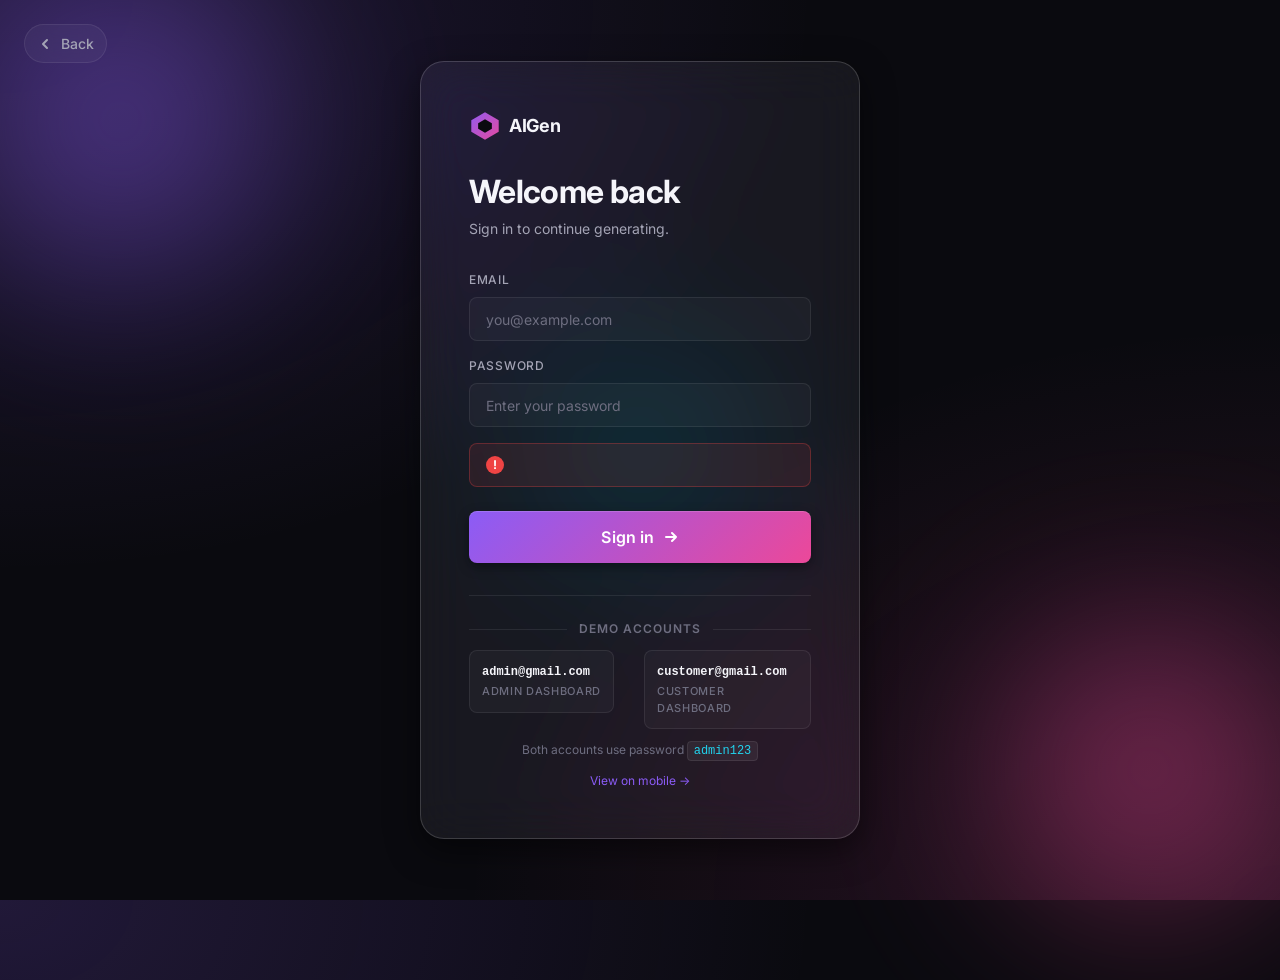
<file: admin.html>
<!DOCTYPE html>
<html lang="en">
<head>
    <meta charset="UTF-8" />
    <meta name="viewport" content="width=device-width, initial-scale=1.0" />
    <title>Admin Dashboard — AIGen</title>
    <script src="assets/js/device-route.js"></script>
    <link rel="stylesheet" href="assets/css/base.css" />
    <link rel="stylesheet" href="assets/css/dashboard.css" />
    <link rel="stylesheet" href="assets/css/admin.css" />
</head>
<body class="dashboard-body">

    <!-- ===================================================================
         Sidebar
         =================================================================== -->
    <aside class="sidebar" aria-label="Admin navigation">
        <a href="index.html" class="sidebar-brand">
            <span class="brand-mark" aria-hidden="true">
                <svg width="32" height="32" viewBox="0 0 28 28" fill="none">
                    <defs>
                        <linearGradient id="admin-brand-grad" x1="0" y1="0" x2="28" y2="28" gradientUnits="userSpaceOnUse">
                            <stop offset="0%" stop-color="#8B5CF6"/>
                            <stop offset="100%" stop-color="#EC4899"/>
                        </linearGradient>
                    </defs>
                    <path d="M14 2 L26 9 L26 19 L14 26 L2 19 L2 9 Z" fill="url(#admin-brand-grad)" />
                    <path d="M14 8 L20 11.5 L20 16.5 L14 20 L8 16.5 L8 11.5 Z" fill="#0A0A0F" />
                </svg>
            </span>
            <span class="brand-name">AIGen</span>
        </a>

        <p class="sidebar-section-label">Workspace</p>
        <nav class="sidebar-nav">
            <button class="nav-btn is-active" data-target="main" type="button">
                <svg class="nav-btn-icon" viewBox="0 0 20 20" fill="none" aria-hidden="true">
                    <rect x="3" y="3" width="6" height="6" rx="1.5" stroke="currentColor" stroke-width="1.6"/>
                    <rect x="11" y="3" width="6" height="6" rx="1.5" stroke="currentColor" stroke-width="1.6"/>
                    <rect x="3" y="11" width="6" height="6" rx="1.5" stroke="currentColor" stroke-width="1.6"/>
                    <rect x="11" y="11" width="6" height="6" rx="1.5" stroke="currentColor" stroke-width="1.6"/>
                </svg>
                Main
            </button>
            <button class="nav-btn" data-target="analysis" type="button">
                <svg class="nav-btn-icon" viewBox="0 0 20 20" fill="none" aria-hidden="true">
                    <path d="M3 17V3M3 17H17M7 13V9M11 13V6M15 13V11" stroke="currentColor" stroke-width="1.6" stroke-linecap="round"/>
                </svg>
                Analysis
            </button>
            <button class="nav-btn" data-target="order" type="button">
                <svg class="nav-btn-icon" viewBox="0 0 20 20" fill="none" aria-hidden="true">
                    <path d="M4 6h12M4 10h12M4 14h8" stroke="currentColor" stroke-width="1.6" stroke-linecap="round"/>
                </svg>
                Order
            </button>
            <button class="nav-btn" data-target="setting" type="button">
                <svg class="nav-btn-icon" viewBox="0 0 20 20" fill="none" aria-hidden="true">
                    <circle cx="10" cy="10" r="3" stroke="currentColor" stroke-width="1.6"/>
                    <path d="M10 2v2M10 16v2M2 10h2M16 10h2M4.2 4.2l1.4 1.4M14.4 14.4l1.4 1.4M4.2 15.8l1.4-1.4M14.4 5.6l1.4-1.4" stroke="currentColor" stroke-width="1.6" stroke-linecap="round"/>
                </svg>
                Setting
            </button>
        </nav>

        <div class="sidebar-foot">
            <div class="user-chip">
                <span class="user-chip-avatar" id="user-avatar">AU</span>
                <div class="user-chip-info">
                    <p class="user-chip-name" id="user-name">Admin User</p>
                    <p class="user-chip-meta" id="user-email">admin@gmail.com</p>
                </div>
            </div>
            <button type="button" class="logout-btn" id="logout-btn">
                <svg width="16" height="16" viewBox="0 0 16 16" fill="none">
                    <path d="M6 2H3v12h3M10 11l3-3-3-3M13 8H6" stroke="currentColor" stroke-width="1.6" stroke-linecap="round" stroke-linejoin="round"/>
                </svg>
                Sign out
            </button>
            <button type="button" class="logout-btn" onclick="window.AIGenView.switchToMobile();" style="color: var(--text-tertiary); border-color: var(--border);">
                <svg width="16" height="16" viewBox="0 0 24 24" fill="none">
                    <rect x="7" y="2" width="10" height="20" rx="2" stroke="currentColor" stroke-width="1.6"/>
                    <path d="M11 18h2" stroke="currentColor" stroke-width="1.6" stroke-linecap="round"/>
                </svg>
                View on mobile
            </button>
        </div>
    </aside>

    <!-- ===================================================================
         Main
         =================================================================== -->
    <div class="main">

        <!-- Topbar -->
        <header class="dash-topbar">
            <div class="dash-topbar-title">
                <h1 class="page-title" id="page-title">Main</h1>
                <span class="page-sub" id="page-sub">Operations overview</span>
            </div>
            <div class="dash-topbar-actions">
                <button type="button" class="icon-btn" aria-label="Notifications">
                    <svg width="20" height="20" viewBox="0 0 20 20" fill="none">
                        <path d="M10 3a5 5 0 015 5v4l1 2H4l1-2V8a5 5 0 015-5zM8 16a2 2 0 004 0" stroke="currentColor" stroke-width="1.6" stroke-linecap="round" stroke-linejoin="round"/>
                    </svg>
                    <span class="icon-dot" aria-hidden="true"></span>
                </button>
                <button type="button" class="icon-btn" aria-label="Search">
                    <svg width="20" height="20" viewBox="0 0 20 20" fill="none">
                        <circle cx="9" cy="9" r="6" stroke="currentColor" stroke-width="1.6"/>
                        <path d="M14 14l4 4" stroke="currentColor" stroke-width="1.6" stroke-linecap="round"/>
                    </svg>
                </button>
            </div>
        </header>

        <!-- Panels -->
        <main class="panels">

            <!-- ============= Main Panel ============= -->
            <section class="panel" data-panel="main">
                <header class="panel-head">
                    <h2 class="panel-title">Operations Overview</h2>
                    <p class="panel-sub">Live snapshot of platform activity for the last 24 hours.</p>
                </header>

                <div class="stat-grid" id="stat-grid">
                    <!-- Populated by admin.js -->
                </div>

                <div class="card" style="margin-top: var(--space-5);">
                    <div class="card-head">
                        <div>
                            <h3 class="card-title">Recent activity</h3>
                            <p class="card-sub">The last twelve actions across all users.</p>
                        </div>
                        <a href="#" class="card-action">View all</a>
                    </div>
                    <div class="table-wrap">
                        <table class="dash-table">
                            <thead>
                                <tr>
                                    <th>User</th>
                                    <th>Action</th>
                                    <th>Resource</th>
                                    <th>When</th>
                                    <th>Status</th>
                                </tr>
                            </thead>
                            <tbody id="activity-rows">
                                <!-- Populated by admin.js -->
                            </tbody>
                        </table>
                    </div>
                </div>
            </section>

            <!-- ============= Analysis Panel ============= -->
            <section class="panel" data-panel="analysis" hidden>
                <header class="panel-head">
                    <h2 class="panel-title">Analysis</h2>
                    <p class="panel-sub">Generation throughput, revenue trends, and customer mix.</p>
                </header>

                <div class="analytics-grid">
                    <div class="card">
                        <div class="card-head">
                            <div>
                                <h3 class="card-title">Revenue (last 7 days)</h3>
                                <p class="card-sub">USD, daily totals</p>
                            </div>
                            <span class="pill pill-violet">+12.4%</span>
                        </div>
                        <div class="bar-chart" id="bar-chart">
                            <!-- Populated by admin.js -->
                        </div>
                    </div>

                    <div class="card">
                        <div class="card-head">
                            <div>
                                <h3 class="card-title">Generation mix</h3>
                                <p class="card-sub">By output type, last 24h</p>
                            </div>
                        </div>
                        <div class="donut-wrap">
                            <svg class="donut" viewBox="0 0 120 120" id="donut-chart" aria-hidden="true">
                                <!-- Populated by admin.js -->
                            </svg>
                            <div class="donut-legend" id="donut-legend">
                                <!-- Populated by admin.js -->
                            </div>
                        </div>
                    </div>

                    <div class="card analytics-wide">
                        <div class="card-head">
                            <div>
                                <h3 class="card-title">Top creators</h3>
                                <p class="card-sub">By generation volume this month</p>
                            </div>
                        </div>
                        <table class="dash-table">
                            <thead>
                                <tr>
                                    <th>Creator</th>
                                    <th>Plan</th>
                                    <th>Generations</th>
                                    <th>Revenue</th>
                                </tr>
                            </thead>
                            <tbody id="creators-rows">
                                <!-- Populated by admin.js -->
                            </tbody>
                        </table>
                    </div>
                </div>
            </section>

            <!-- ============= Order Panel ============= -->
            <section class="panel" data-panel="order" hidden>
                <header class="panel-head">
                    <h2 class="panel-title">Orders</h2>
                    <p class="panel-sub">Subscription orders and one-time credit purchases.</p>
                </header>

                <div class="card">
                    <div class="card-head">
                        <div class="filter-row">
                            <span class="pill pill-violet is-active" data-filter="all">All</span>
                            <span class="pill" data-filter="paid">Paid</span>
                            <span class="pill" data-filter="pending">Pending</span>
                            <span class="pill" data-filter="refunded">Refunded</span>
                        </div>
                        <button type="button" class="btn btn-ghost btn-sm">Export CSV</button>
                    </div>
                    <div class="table-wrap">
                        <table class="dash-table">
                            <thead>
                                <tr>
                                    <th>Order ID</th>
                                    <th>Customer</th>
                                    <th>Plan</th>
                                    <th>Amount</th>
                                    <th>Date</th>
                                    <th>Status</th>
                                </tr>
                            </thead>
                            <tbody id="order-rows">
                                <!-- Populated by admin.js -->
                            </tbody>
                        </table>
                    </div>
                </div>
            </section>

            <!-- ============= Setting Panel ============= -->
            <section class="panel" data-panel="setting" hidden>
                <header class="panel-head">
                    <h2 class="panel-title">Settings</h2>
                    <p class="panel-sub">Platform configuration and developer keys.</p>
                </header>

                <div class="tabs" role="tablist">
                    <button type="button" class="tab-btn is-active" data-tab="general" role="tab">General</button>
                    <button type="button" class="tab-btn" data-tab="branding" role="tab">Branding</button>
                    <button type="button" class="tab-btn" data-tab="api" role="tab">API & Webhooks</button>
                </div>

                <!-- General -->
                <div class="tab-panel is-active" data-tab-panel="general">
                    <div class="card">
                        <div class="form-grid">
                            <div class="form-row span-2">
                                <label for="set-site-name">Platform name</label>
                                <input type="text" id="set-site-name" value="AIGen Studio" />
                            </div>
                            <div class="form-row">
                                <label for="set-support-email">Support email</label>
                                <input type="email" id="set-support-email" value="support@aigen.example" />
                            </div>
                            <div class="form-row">
                                <label for="set-region">Default region</label>
                                <select id="set-region">
                                    <option>Asia-Pacific (Singapore)</option>
                                    <option>North America (US East)</option>
                                    <option>Europe (Frankfurt)</option>
                                </select>
                            </div>
                            <div class="form-row span-2">
                                <label for="set-tagline">Tagline</label>
                                <input type="text" id="set-tagline" value="Generate stunning videos and images with AI." />
                            </div>
                        </div>
                        <div class="form-actions">
                            <button type="button" class="btn btn-primary">Save changes</button>
                            <button type="button" class="btn btn-ghost">Discard</button>
                        </div>
                    </div>
                </div>

                <!-- Branding -->
                <div class="tab-panel" data-tab-panel="branding">
                    <div class="card">
                        <div class="form-grid">
                            <div class="form-row">
                                <label for="set-primary-color">Primary color</label>
                                <input type="text" id="set-primary-color" value="#8B5CF6" />
                            </div>
                            <div class="form-row">
                                <label for="set-accent-color">Accent color</label>
                                <input type="text" id="set-accent-color" value="#EC4899" />
                            </div>
                            <div class="form-row span-2">
                                <label for="set-logo">Logo URL</label>
                                <input type="text" id="set-logo" placeholder="https://cdn.example.com/logo.svg" />
                            </div>
                        </div>
                        <div class="form-actions">
                            <button type="button" class="btn btn-primary">Save changes</button>
                            <button type="button" class="btn btn-ghost">Reset</button>
                        </div>
                    </div>
                </div>

                <!-- API -->
                <div class="tab-panel" data-tab-panel="api">
                    <div class="card">
                        <div class="form-grid">
                            <div class="form-row span-2">
                                <label for="set-api-key">Public API key</label>
                                <input type="text" id="set-api-key" value="pk_live_aigen_4f9c2a8b7d6e5f3a1b9c0d8e2f4a6b8c" readonly />
                            </div>
                            <div class="form-row span-2">
                                <label for="set-webhook">Webhook URL</label>
                                <input type="url" id="set-webhook" placeholder="https://your-app.com/webhooks/aigen" />
                            </div>
                            <div class="form-row">
                                <label for="set-rate-limit">Rate limit (rpm)</label>
                                <input type="number" id="set-rate-limit" value="120" />
                            </div>
                            <div class="form-row">
                                <label for="set-timeout">Timeout (ms)</label>
                                <input type="number" id="set-timeout" value="30000" />
                            </div>
                        </div>
                        <div class="form-actions">
                            <button type="button" class="btn btn-primary">Rotate key</button>
                            <button type="button" class="btn btn-ghost">Test webhook</button>
                        </div>
                    </div>
                </div>
            </section>

        </main>
    </div>

    <script src="assets/js/auth.js"></script>
    <script src="assets/js/admin.js"></script>
</body>
</html>
</file>
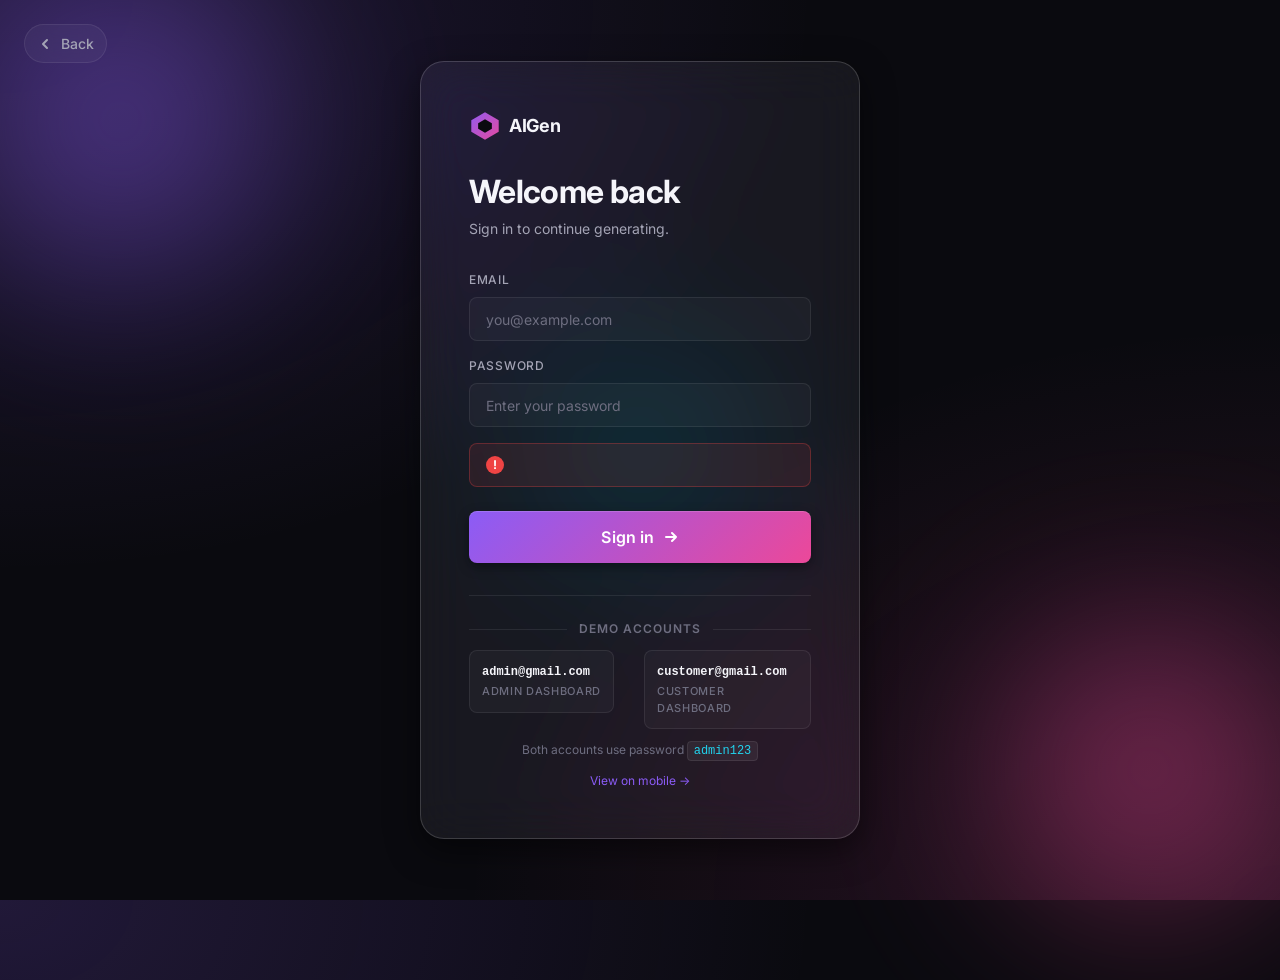
<file: customer.html>
<!DOCTYPE html>
<html lang="en">
<head>
    <meta charset="UTF-8" />
    <meta name="viewport" content="width=device-width, initial-scale=1.0" />
    <title>Studio — AIGen</title>
    <script src="assets/js/device-route.js"></script>
    <link rel="stylesheet" href="assets/css/base.css" />
    <link rel="stylesheet" href="assets/css/dashboard.css" />
    <link rel="stylesheet" href="assets/css/customer.css" />
</head>
<body class="dashboard-body">

    <!-- ===================================================================
         Sidebar
         =================================================================== -->
    <aside class="sidebar" aria-label="Studio navigation">
        <a href="index.html" class="sidebar-brand">
            <span class="brand-mark" aria-hidden="true">
                <svg width="32" height="32" viewBox="0 0 28 28" fill="none">
                    <defs>
                        <linearGradient id="cust-brand-grad" x1="0" y1="0" x2="28" y2="28" gradientUnits="userSpaceOnUse">
                            <stop offset="0%" stop-color="#8B5CF6"/>
                            <stop offset="100%" stop-color="#EC4899"/>
                        </linearGradient>
                    </defs>
                    <path d="M14 2 L26 9 L26 19 L14 26 L2 19 L2 9 Z" fill="url(#cust-brand-grad)" />
                    <path d="M14 8 L20 11.5 L20 16.5 L14 20 L8 16.5 L8 11.5 Z" fill="#0A0A0F" />
                </svg>
            </span>
            <span class="brand-name">AIGen</span>
        </a>

        <p class="sidebar-section-label">Generate</p>
        <nav class="sidebar-nav">
            <button class="nav-btn is-active" data-target="video" type="button">
                <svg class="nav-btn-icon" viewBox="0 0 20 20" fill="none" aria-hidden="true">
                    <path d="M5 4l11 6-11 6V4z" stroke="currentColor" stroke-width="1.6" stroke-linejoin="round"/>
                </svg>
                Video Generator
            </button>
            <button class="nav-btn" data-target="image" type="button">
                <svg class="nav-btn-icon" viewBox="0 0 20 20" fill="none" aria-hidden="true">
                    <rect x="3" y="3" width="14" height="14" rx="2" stroke="currentColor" stroke-width="1.6"/>
                    <circle cx="8" cy="8" r="1.5" fill="currentColor"/>
                    <path d="M17 13l-4-4L5 17" stroke="currentColor" stroke-width="1.6" stroke-linecap="round" stroke-linejoin="round"/>
                </svg>
                Image Generator
            </button>
            <button class="nav-btn" data-target="setting" type="button">
                <svg class="nav-btn-icon" viewBox="0 0 20 20" fill="none" aria-hidden="true">
                    <circle cx="10" cy="10" r="3" stroke="currentColor" stroke-width="1.6"/>
                    <path d="M10 2v2M10 16v2M2 10h2M16 10h2M4.2 4.2l1.4 1.4M14.4 14.4l1.4 1.4M4.2 15.8l1.4-1.4M14.4 5.6l1.4-1.4" stroke="currentColor" stroke-width="1.6" stroke-linecap="round"/>
                </svg>
                Setting
            </button>
        </nav>

        <div class="sidebar-foot">
            <div class="user-chip">
                <span class="user-chip-avatar" id="user-avatar">AC</span>
                <div class="user-chip-info">
                    <p class="user-chip-name" id="user-name">Alice Chen</p>
                    <p class="user-chip-meta" id="user-plan">Pro plan</p>
                </div>
            </div>
            <button type="button" class="logout-btn" id="logout-btn">
                <svg width="16" height="16" viewBox="0 0 16 16" fill="none">
                    <path d="M6 2H3v12h3M10 11l3-3-3-3M13 8H6" stroke="currentColor" stroke-width="1.6" stroke-linecap="round" stroke-linejoin="round"/>
                </svg>
                Sign out
            </button>
            <button type="button" class="logout-btn" onclick="window.AIGenView.switchToMobile();" style="color: var(--text-tertiary); border-color: var(--border);">
                <svg width="16" height="16" viewBox="0 0 24 24" fill="none">
                    <rect x="7" y="2" width="10" height="20" rx="2" stroke="currentColor" stroke-width="1.6"/>
                    <path d="M11 18h2" stroke="currentColor" stroke-width="1.6" stroke-linecap="round"/>
                </svg>
                View on mobile
            </button>
        </div>
    </aside>

    <!-- ===================================================================
         Main
         =================================================================== -->
    <div class="main">

        <!-- Topbar -->
        <header class="dash-topbar">
            <div class="dash-topbar-title">
                <h1 class="page-title" id="page-title">Video Generator</h1>
                <span class="page-sub" id="page-sub">Cinematic clips from prompt</span>
            </div>
            <div class="dash-topbar-actions">
                <span class="credit-chip" aria-label="Credits remaining">
                    <svg width="14" height="14" viewBox="0 0 16 16" fill="none">
                        <path d="M8 1l2 4.5 5 .5-3.5 3.5L12.5 15 8 12.5 3.5 15l1-5.5L1 6l5-.5L8 1z" fill="currentColor"/>
                    </svg>
                    <span class="credit-chip-amount" id="credit-amount">240</span>
                    <span>Credits</span>
                </span>
                <button type="button" class="icon-btn" aria-label="History">
                    <svg width="20" height="20" viewBox="0 0 20 20" fill="none">
                        <path d="M10 5v5l3 2M3 10a7 7 0 107-7" stroke="currentColor" stroke-width="1.6" stroke-linecap="round" stroke-linejoin="round"/>
                    </svg>
                </button>
            </div>
        </header>

        <!-- Panels -->
        <main class="panels">

            <!-- ============= Video Generator ============= -->
            <section class="panel" data-panel="video">
                <header class="panel-head">
                    <h2 class="panel-title">Video Generator</h2>
                    <p class="panel-sub">Turn a prompt into a cinematic clip in seconds.</p>
                </header>

                <div class="generator-card card">
                    <form class="generator-form" id="video-form">
                        <div class="field">
                            <label for="video-prompt">Prompt</label>
                            <textarea
                                id="video-prompt"
                                rows="3"
                                placeholder="A neon city street at night, cinematic 4K, slow dolly forward, rain reflections..."
                            >A neon city street at night, cinematic 4K, slow dolly forward, rain reflections.</textarea>
                        </div>
                        <div class="generator-controls">
                            <div class="field">
                                <label for="video-style">Style</label>
                                <select id="video-style">
                                    <option>Cinematic</option>
                                    <option>Anime</option>
                                    <option>Photoreal</option>
                                    <option>Stop-motion</option>
                                    <option>Watercolor</option>
                                </select>
                            </div>
                            <div class="field">
                                <label for="video-duration">Duration</label>
                                <select id="video-duration">
                                    <option value="3">3 seconds</option>
                                    <option value="5" selected>5 seconds</option>
                                    <option value="8">8 seconds</option>
                                    <option value="12">12 seconds</option>
                                </select>
                            </div>
                            <div class="field">
                                <label for="video-aspect">Aspect ratio</label>
                                <select id="video-aspect">
                                    <option>16:9 (landscape)</option>
                                    <option>9:16 (portrait)</option>
                                    <option>1:1 (square)</option>
                                </select>
                            </div>
                            <div class="field">
                                <label for="video-quality">Quality</label>
                                <select id="video-quality">
                                    <option>1080p</option>
                                    <option>4K</option>
                                </select>
                            </div>
                        </div>
                        <div class="generator-foot">
                            <p class="generator-cost">Cost: <strong>10 credits</strong></p>
                            <button type="submit" class="btn btn-primary btn-lg">
                                Generate video
                                <svg width="16" height="16" viewBox="0 0 16 16" fill="none">
                                    <path d="M3 8h10M9 4l4 4-4 4" stroke="currentColor" stroke-width="2" stroke-linecap="round" stroke-linejoin="round"/>
                                </svg>
                            </button>
                        </div>
                    </form>
                </div>

                <div class="output-section">
                    <h3 class="output-head">Recent generations</h3>
                    <div class="output-grid" id="video-output">
                        <!-- Populated by customer.js (seeded + on Generate) -->
                    </div>
                </div>
            </section>

            <!-- ============= Image Generator ============= -->
            <section class="panel" data-panel="image" hidden>
                <header class="panel-head">
                    <h2 class="panel-title">Image Generator</h2>
                    <p class="panel-sub">Photoreal, painterly, or vector — at 4K.</p>
                </header>

                <div class="generator-card card">
                    <form class="generator-form" id="image-form">
                        <div class="field">
                            <label for="image-prompt">Prompt</label>
                            <textarea
                                id="image-prompt"
                                rows="3"
                                placeholder="A studio portrait of a woman with violet light-painting trails, sharp focus, 85mm..."
                            >A studio portrait of a woman with violet light-painting trails, sharp focus, 85mm.</textarea>
                        </div>
                        <div class="generator-controls">
                            <div class="field">
                                <label for="image-style">Style</label>
                                <select id="image-style">
                                    <option>Photoreal</option>
                                    <option>Editorial</option>
                                    <option>Watercolor</option>
                                    <option>Anime</option>
                                    <option>Vector</option>
                                    <option>3D Render</option>
                                </select>
                            </div>
                            <div class="field">
                                <label for="image-aspect">Aspect ratio</label>
                                <select id="image-aspect">
                                    <option>3:4 (portrait)</option>
                                    <option>1:1 (square)</option>
                                    <option>16:9 (landscape)</option>
                                    <option>9:16 (story)</option>
                                </select>
                            </div>
                            <div class="field">
                                <label for="image-batch">Batch size</label>
                                <select id="image-batch">
                                    <option value="1">1 image</option>
                                    <option value="2" selected>2 images</option>
                                    <option value="4">4 images</option>
                                </select>
                            </div>
                            <div class="field">
                                <label for="image-quality">Quality</label>
                                <select id="image-quality">
                                    <option>Standard</option>
                                    <option selected>4K</option>
                                </select>
                            </div>
                        </div>
                        <div class="generator-foot">
                            <p class="generator-cost">Cost: <strong>10 credits</strong></p>
                            <button type="submit" class="btn btn-primary btn-lg">
                                Generate image
                                <svg width="16" height="16" viewBox="0 0 16 16" fill="none">
                                    <path d="M3 8h10M9 4l4 4-4 4" stroke="currentColor" stroke-width="2" stroke-linecap="round" stroke-linejoin="round"/>
                                </svg>
                            </button>
                        </div>
                    </form>
                </div>

                <div class="output-section">
                    <h3 class="output-head">Recent generations</h3>
                    <div class="output-grid" id="image-output">
                        <!-- Populated by customer.js -->
                    </div>
                </div>
            </section>

            <!-- ============= Setting ============= -->
            <section class="panel" data-panel="setting" hidden>
                <header class="panel-head">
                    <h2 class="panel-title">Settings</h2>
                    <p class="panel-sub">Profile, plan, and billing.</p>
                </header>

                <div class="tabs" role="tablist">
                    <button type="button" class="tab-btn is-active" data-tab="profile" role="tab">Profile</button>
                    <button type="button" class="tab-btn" data-tab="plan" role="tab">Plan</button>
                    <button type="button" class="tab-btn" data-tab="billing" role="tab">Billing</button>
                </div>

                <!-- Profile -->
                <div class="tab-panel is-active" data-tab-panel="profile">
                    <div class="card">
                        <div class="form-grid">
                            <div class="form-row">
                                <label for="cust-name">Display name</label>
                                <input type="text" id="cust-name" value="Alice Chen" />
                            </div>
                            <div class="form-row">
                                <label for="cust-handle">Handle</label>
                                <input type="text" id="cust-handle" value="@aria.makes" />
                            </div>
                            <div class="form-row span-2">
                                <label for="cust-email">Email</label>
                                <input type="email" id="cust-email" value="customer@gmail.com" />
                            </div>
                            <div class="form-row span-2">
                                <label for="cust-bio">Bio</label>
                                <textarea id="cust-bio" rows="3">Visual artist exploring AI as a sketch partner. Currently into neon noir and stop-motion.</textarea>
                            </div>
                        </div>
                        <div class="form-actions">
                            <button type="button" class="btn btn-primary">Save profile</button>
                            <button type="button" class="btn btn-ghost">Discard</button>
                        </div>
                    </div>
                </div>

                <!-- Plan -->
                <div class="tab-panel" data-tab-panel="plan">
                    <div class="card current-plan-card">
                        <div class="current-plan-head">
                            <div>
                                <p class="current-plan-label">Current plan</p>
                                <h3 class="current-plan-name gradient-text">Pro</h3>
                                <p class="current-plan-renew">Renews May 28, 2026</p>
                            </div>
                            <span class="pill pill-violet">Active</span>
                        </div>
                        <div class="plan-stats">
                            <div class="plan-stat">
                                <p class="plan-stat-label">Credits used</p>
                                <p class="plan-stat-value">260 <span class="plan-stat-meta">of 500</span></p>
                                <div class="plan-stat-bar"><div class="plan-stat-fill" style="width: 52%;"></div></div>
                            </div>
                            <div class="plan-stat">
                                <p class="plan-stat-label">Generations this month</p>
                                <p class="plan-stat-value">26</p>
                            </div>
                            <div class="plan-stat">
                                <p class="plan-stat-label">Storage used</p>
                                <p class="plan-stat-value">2.4 GB <span class="plan-stat-meta">of 100 GB</span></p>
                            </div>
                        </div>
                        <div class="form-actions">
                            <button type="button" class="btn btn-primary">Upgrade to Studio</button>
                            <button type="button" class="btn btn-ghost">Manage plan</button>
                        </div>
                    </div>
                </div>

                <!-- Billing -->
                <div class="tab-panel" data-tab-panel="billing">
                    <div class="card">
                        <div class="payment-method">
                            <div class="payment-method-icon">VISA</div>
                            <div class="payment-method-info">
                                <p class="payment-method-line">Visa ending in 4242</p>
                                <p class="payment-method-sub">Expires 09/28 — billing email customer@gmail.com</p>
                            </div>
                            <button type="button" class="btn btn-ghost btn-sm">Update</button>
                        </div>

                        <h4 class="invoice-title">Recent invoices</h4>
                        <table class="dash-table">
                            <thead>
                                <tr>
                                    <th>Invoice</th>
                                    <th>Date</th>
                                    <th>Plan</th>
                                    <th>Amount</th>
                                    <th>Status</th>
                                    <th></th>
                                </tr>
                            </thead>
                            <tbody>
                                <tr>
                                    <td><span class="order-id">INV-9821</span></td>
                                    <td>Apr 28, 2026</td>
                                    <td>Pro monthly</td>
                                    <td class="order-amount">$29.00</td>
                                    <td><span class="pill status-paid">Paid</span></td>
                                    <td><a href="#" class="card-action">PDF</a></td>
                                </tr>
                                <tr>
                                    <td><span class="order-id">INV-9412</span></td>
                                    <td>Mar 28, 2026</td>
                                    <td>Pro monthly</td>
                                    <td class="order-amount">$29.00</td>
                                    <td><span class="pill status-paid">Paid</span></td>
                                    <td><a href="#" class="card-action">PDF</a></td>
                                </tr>
                                <tr>
                                    <td><span class="order-id">INV-9011</span></td>
                                    <td>Feb 28, 2026</td>
                                    <td>Pro monthly</td>
                                    <td class="order-amount">$29.00</td>
                                    <td><span class="pill status-paid">Paid</span></td>
                                    <td><a href="#" class="card-action">PDF</a></td>
                                </tr>
                            </tbody>
                        </table>
                    </div>
                </div>
            </section>

        </main>
    </div>

    <script src="assets/js/auth.js"></script>
    <script src="assets/js/customer.js"></script>
</body>
</html>
</file>
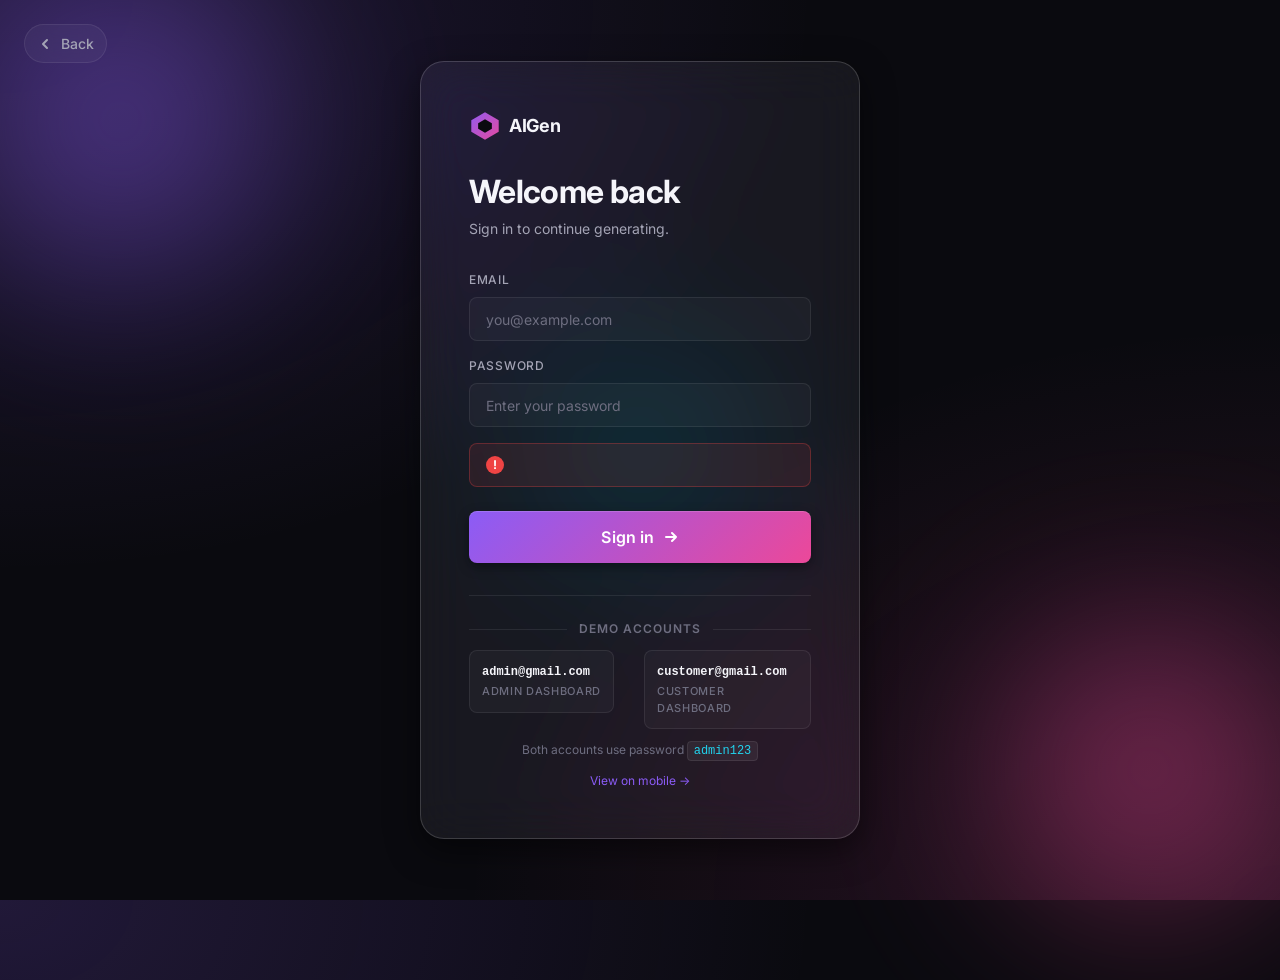
<file: login.html>
<!DOCTYPE html>
<html lang="en">
<head>
    <meta charset="UTF-8" />
    <meta name="viewport" content="width=device-width, initial-scale=1.0" />
    <meta name="description" content="Sign in to AIGen" />
    <title>Sign in — AIGen</title>
    <script src="assets/js/device-route.js"></script>
    <link rel="stylesheet" href="assets/css/base.css" />
    <link rel="stylesheet" href="assets/css/auth.css" />
</head>
<body class="auth-body">

    <div class="auth-orb auth-orb-1" aria-hidden="true"></div>
    <div class="auth-orb auth-orb-2" aria-hidden="true"></div>
    <div class="auth-orb auth-orb-3" aria-hidden="true"></div>

    <a href="index.html" class="auth-back" aria-label="Back to home">
        <svg width="16" height="16" viewBox="0 0 16 16" fill="none">
            <path d="M10 4L6 8L10 12" stroke="currentColor" stroke-width="2" stroke-linecap="round" stroke-linejoin="round"/>
        </svg>
        Back
    </a>

    <main class="auth-main">
        <section class="auth-card glass-strong" aria-labelledby="auth-heading">

            <a href="index.html" class="brand auth-brand">
                <span class="brand-mark" aria-hidden="true">
                    <svg width="32" height="32" viewBox="0 0 28 28" fill="none">
                        <defs>
                            <linearGradient id="auth-brand-grad" x1="0" y1="0" x2="28" y2="28" gradientUnits="userSpaceOnUse">
                                <stop offset="0%" stop-color="#8B5CF6"/>
                                <stop offset="100%" stop-color="#EC4899"/>
                            </linearGradient>
                        </defs>
                        <path d="M14 2 L26 9 L26 19 L14 26 L2 19 L2 9 Z" fill="url(#auth-brand-grad)" />
                        <path d="M14 8 L20 11.5 L20 16.5 L14 20 L8 16.5 L8 11.5 Z" fill="#0A0A0F" />
                    </svg>
                </span>
                <span class="brand-name">AIGen</span>
            </a>

            <header class="auth-head">
                <h1 id="auth-heading" class="auth-title">Welcome back</h1>
                <p class="auth-sub">Sign in to continue generating.</p>
            </header>

            <form class="auth-form" id="login-form" novalidate>
                <div class="field">
                    <label for="email">Email</label>
                    <input
                        type="email"
                        id="email"
                        name="email"
                        autocomplete="email"
                        required
                        placeholder="you@example.com"
                    />
                </div>

                <div class="field">
                    <label for="password">Password</label>
                    <input
                        type="password"
                        id="password"
                        name="password"
                        autocomplete="current-password"
                        required
                        placeholder="Enter your password"
                    />
                </div>

                <p class="auth-error" id="auth-error" role="alert" hidden></p>

                <button type="submit" class="btn btn-primary btn-lg auth-submit">
                    <span class="auth-submit-label">Sign in</span>
                    <svg width="16" height="16" viewBox="0 0 16 16" fill="none" aria-hidden="true">
                        <path d="M3 8h10M9 4l4 4-4 4" stroke="currentColor" stroke-width="2" stroke-linecap="round" stroke-linejoin="round"/>
                    </svg>
                </button>
            </form>

            <footer class="auth-foot">
                <p class="auth-hint">
                    <span class="auth-hint-label">Demo accounts</span>
                </p>
                <ul class="auth-demo-list">
                    <li>
                        <button type="button" class="auth-demo" data-fill="admin">
                            <strong>admin@gmail.com</strong>
                            <span>Admin Dashboard</span>
                        </button>
                    </li>
                    <li>
                        <button type="button" class="auth-demo" data-fill="customer">
                            <strong>customer@gmail.com</strong>
                            <span>Customer Dashboard</span>
                        </button>
                    </li>
                </ul>
                <p class="auth-foot-note">Both accounts use password <code>admin123</code></p>
                <p class="auth-foot-note" style="margin-top: var(--space-3);">
                    <a href="#" onclick="event.preventDefault(); window.AIGenView.switchToMobile();" style="color: var(--accent-violet);">View on mobile →</a>
                </p>
            </footer>
        </section>
    </main>

    <script src="assets/js/auth.js"></script>
</body>
</html>
</file>
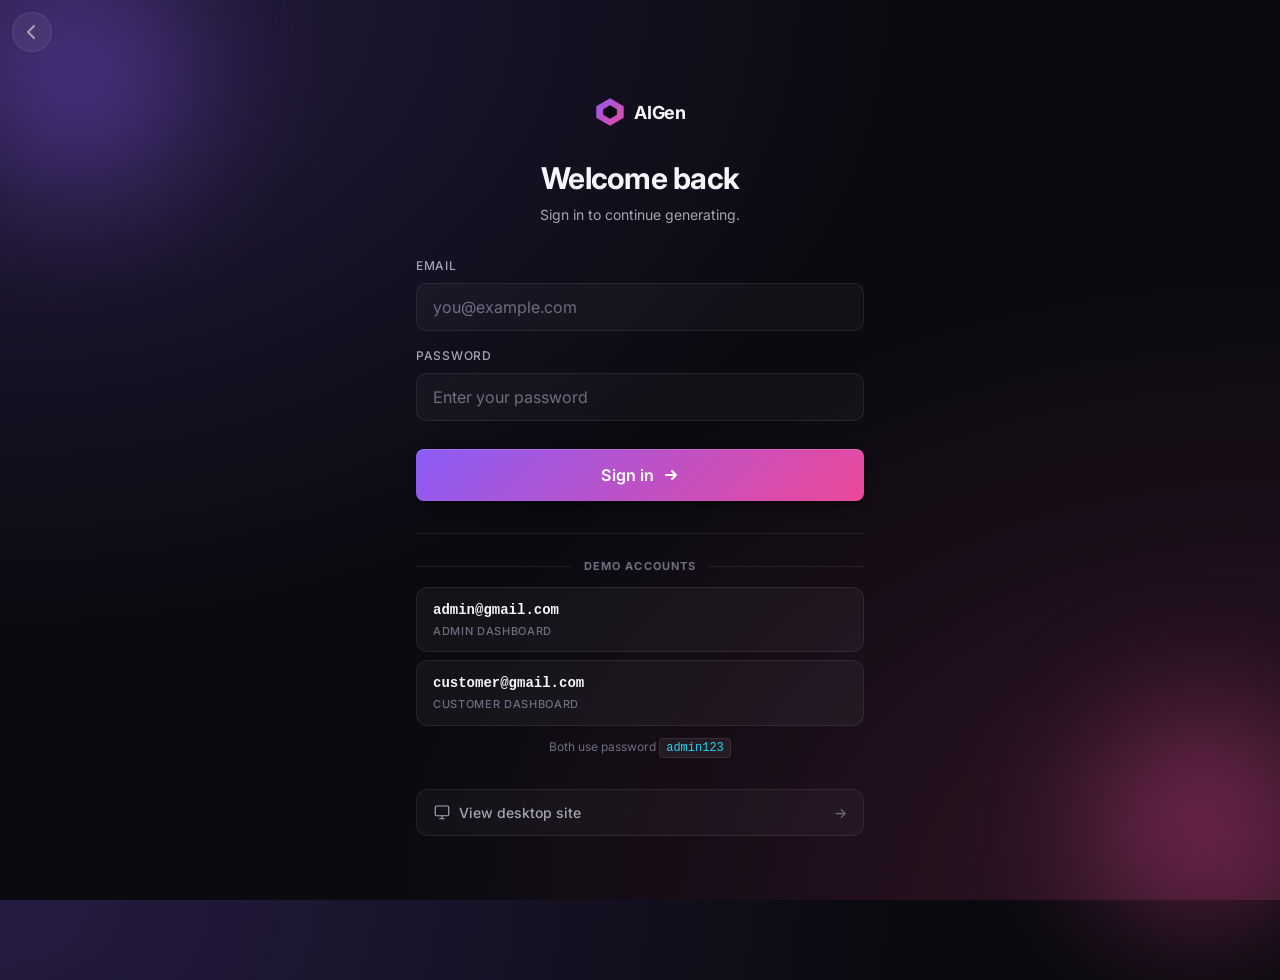
<file: mobile/admin.html>
<!DOCTYPE html>
<html lang="en">
<head>
    <meta charset="UTF-8" />
    <meta name="viewport" content="width=device-width, initial-scale=1.0, viewport-fit=cover" />
    <meta name="theme-color" content="#0A0A0F" />
    <title>Admin — AIGen</title>

    <script src="../assets/js/device-route.js"></script>
    <link rel="stylesheet" href="../assets/css/base.css" />
    <link rel="stylesheet" href="../assets/css/mobile-base.css" />
    <link rel="stylesheet" href="../assets/css/mobile-shell.css" />
    <link rel="stylesheet" href="../assets/css/mobile-admin.css" />
</head>
<body class="m-admin-body has-topbar has-tabbar">

    <!-- Top bar -->
    <header class="m-topbar">
        <a href="../index.html" class="m-topbar-brand">
            <span class="brand-mark" aria-hidden="true">
                <svg width="28" height="28" viewBox="0 0 28 28" fill="none">
                    <defs>
                        <linearGradient id="m-admin-grad" x1="0" y1="0" x2="28" y2="28" gradientUnits="userSpaceOnUse">
                            <stop offset="0%" stop-color="#8B5CF6"/>
                            <stop offset="100%" stop-color="#EC4899"/>
                        </linearGradient>
                    </defs>
                    <path d="M14 2 L26 9 L26 19 L14 26 L2 19 L2 9 Z" fill="url(#m-admin-grad)" />
                    <path d="M14 8 L20 11.5 L20 16.5 L14 20 L8 16.5 L8 11.5 Z" fill="#0A0A0F" />
                </svg>
            </span>
            <span class="brand-name">AIGen</span>
        </a>
        <div class="m-topbar-actions">
            <button type="button" class="m-icon-btn" aria-label="Notifications">
                <svg width="20" height="20" viewBox="0 0 20 20" fill="none">
                    <path d="M10 3a5 5 0 015 5v4l1 2H4l1-2V8a5 5 0 015-5zM8 16a2 2 0 004 0" stroke="currentColor" stroke-width="1.6" stroke-linecap="round" stroke-linejoin="round"/>
                </svg>
                <span class="icon-dot" aria-hidden="true"></span>
            </button>
            <span class="m-avatar" id="user-avatar" style="width: 36px; height: 36px; font-size: 13px;">AU</span>
        </div>
    </header>

    <!-- Page title row -->
    <div class="m-page-title-row">
        <h1 class="m-page-title" id="page-title">Main</h1>
        <p class="m-page-sub" id="page-sub">Operations overview</p>
    </div>

    <!-- Panels -->
    <main class="m-admin-panels m-container">

        <!-- Main panel -->
        <section class="panel" data-panel="main">
            <div class="m-stat-stack" id="stat-stack">
                <!-- Populated by mobile-admin.js -->
            </div>

            <div class="m-section-divider">
                <h2 class="m-subsection-title">Recent activity</h2>
            </div>

            <div class="m-activity-list" id="activity-list">
                <!-- Populated by mobile-admin.js -->
            </div>
        </section>

        <!-- Analyze panel -->
        <section class="panel" data-panel="analysis" hidden>
            <div class="card">
                <h3 class="card-title">Revenue (7 days)</h3>
                <div class="m-bar-chart" id="bar-chart"></div>
            </div>

            <div class="card" style="margin-top: var(--space-4);">
                <h3 class="card-title">Generation mix</h3>
                <div class="m-donut-wrap">
                    <svg class="donut" viewBox="0 0 120 120" id="donut-chart" aria-hidden="true"></svg>
                    <div class="donut-legend" id="donut-legend"></div>
                </div>
            </div>

            <div class="card" style="margin-top: var(--space-4);">
                <h3 class="card-title">Top creators</h3>
                <div class="m-creators-list" id="creators-list"></div>
            </div>
        </section>

        <!-- Orders panel -->
        <section class="panel" data-panel="order" hidden>
            <div class="m-filter-row scroll-x">
                <span class="pill pill-violet is-active" data-filter="all">All</span>
                <span class="pill" data-filter="paid">Paid</span>
                <span class="pill" data-filter="pending">Pending</span>
                <span class="pill" data-filter="refunded">Refunded</span>
            </div>

            <div class="m-orders-list" id="order-list">
                <!-- Populated by mobile-admin.js -->
            </div>
        </section>

        <!-- Me panel -->
        <section class="panel" data-panel="me" hidden>
            <div class="m-me-head">
                <span class="m-avatar" id="me-avatar">AU</span>
                <div>
                    <p class="m-me-name" id="me-name">Admin User</p>
                    <p class="m-me-email" id="me-email">admin@gmail.com</p>
                </div>
            </div>

            <div class="m-list">
                <button type="button" class="m-list-row">
                    <svg class="m-list-row-icon" viewBox="0 0 20 20" fill="none"><circle cx="10" cy="10" r="3" stroke="currentColor" stroke-width="1.6"/><path d="M10 2v2M10 16v2M2 10h2M16 10h2" stroke="currentColor" stroke-width="1.6" stroke-linecap="round"/></svg>
                    <span class="m-list-row-label">Settings</span>
                    <span class="m-list-row-chevron">›</span>
                </button>
                <button type="button" class="m-list-row">
                    <svg class="m-list-row-icon" viewBox="0 0 20 20" fill="none"><path d="M3 4h14v12H3z" stroke="currentColor" stroke-width="1.6"/><path d="M7 8h6M7 12h4" stroke="currentColor" stroke-width="1.6" stroke-linecap="round"/></svg>
                    <span class="m-list-row-label">Audit log</span>
                    <span class="m-list-row-chevron">›</span>
                </button>
                <button type="button" class="m-list-row">
                    <svg class="m-list-row-icon" viewBox="0 0 20 20" fill="none"><circle cx="10" cy="10" r="8" stroke="currentColor" stroke-width="1.6"/><path d="M10 6v4l2.5 1.5" stroke="currentColor" stroke-width="1.6" stroke-linecap="round"/></svg>
                    <span class="m-list-row-label">API & webhooks</span>
                    <span class="m-list-row-chevron">›</span>
                </button>
            </div>

            <button type="button" class="m-switch-view" onclick="window.AIGenView.switchToDesktop()" style="margin-top: var(--space-4);">
                <svg width="18" height="18" viewBox="0 0 24 24" fill="none"><rect x="3" y="4" width="18" height="13" rx="2" stroke="currentColor" stroke-width="1.6"/><path d="M9 21h6M12 17v4" stroke="currentColor" stroke-width="1.6" stroke-linecap="round"/></svg>
                <span>View desktop site</span>
                <span class="m-switch-view-arrow">→</span>
            </button>

            <button type="button" class="btn btn-ghost btn-block btn-lg m-logout-btn" id="logout-btn" style="margin-top: var(--space-4);">
                <svg width="18" height="18" viewBox="0 0 16 16" fill="none">
                    <path d="M6 2H3v12h3M10 11l3-3-3-3M13 8H6" stroke="currentColor" stroke-width="1.6" stroke-linecap="round" stroke-linejoin="round"/>
                </svg>
                Sign out
            </button>
        </section>

    </main>

    <!-- Bottom tab bar (4 tabs - admin) -->
    <nav class="m-tabbar tabbar-4" aria-label="Admin navigation">
        <button type="button" class="m-tab is-active" data-target="main">
            <svg class="m-tab-icon" viewBox="0 0 24 24" fill="none">
                <rect x="3" y="3" width="7" height="7" rx="1" stroke="currentColor" stroke-width="1.8"/>
                <rect x="14" y="3" width="7" height="7" rx="1" stroke="currentColor" stroke-width="1.8"/>
                <rect x="3" y="14" width="7" height="7" rx="1" stroke="currentColor" stroke-width="1.8"/>
                <rect x="14" y="14" width="7" height="7" rx="1" stroke="currentColor" stroke-width="1.8"/>
            </svg>
            <span>Main</span>
        </button>
        <button type="button" class="m-tab" data-target="analysis">
            <svg class="m-tab-icon" viewBox="0 0 24 24" fill="none">
                <path d="M3 21V3M3 21h18M7 17V11M11 17V7M15 17V14M19 17V9" stroke="currentColor" stroke-width="1.8" stroke-linecap="round"/>
            </svg>
            <span>Analyze</span>
        </button>
        <button type="button" class="m-tab" data-target="order">
            <svg class="m-tab-icon" viewBox="0 0 24 24" fill="none">
                <path d="M4 6h16M4 12h16M4 18h10" stroke="currentColor" stroke-width="1.8" stroke-linecap="round"/>
            </svg>
            <span>Orders</span>
        </button>
        <button type="button" class="m-tab" data-target="me">
            <svg class="m-tab-icon" viewBox="0 0 24 24" fill="none">
                <circle cx="12" cy="8" r="4" stroke="currentColor" stroke-width="1.8"/>
                <path d="M4 21a8 8 0 0116 0" stroke="currentColor" stroke-width="1.8" stroke-linecap="round"/>
            </svg>
            <span>Me</span>
        </button>
    </nav>

    <script src="../assets/js/auth.js"></script>
    <script src="../assets/js/mobile-admin.js"></script>
</body>
</html>
</file>
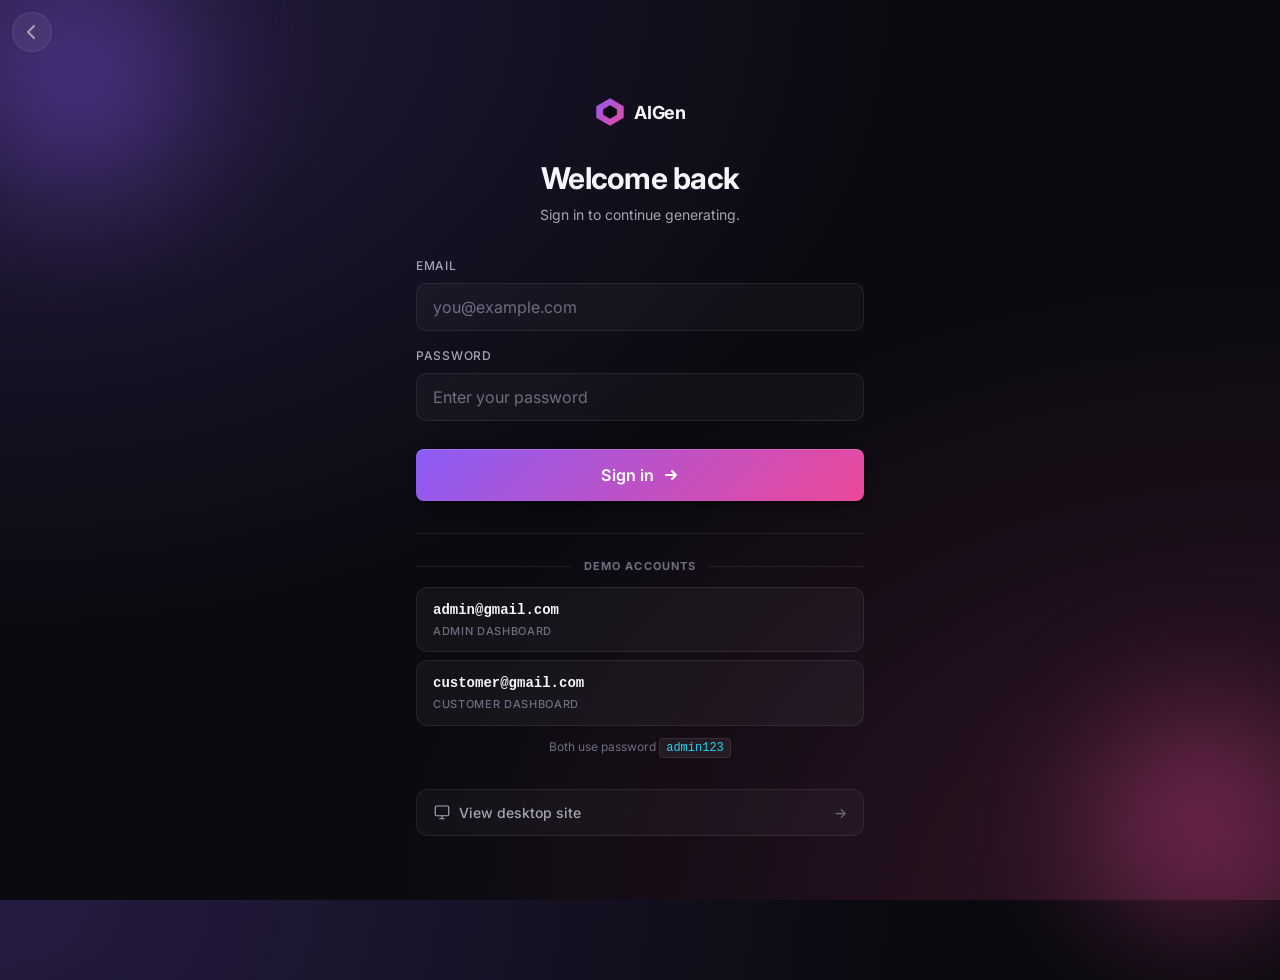
<file: mobile/customer.html>
<!DOCTYPE html>
<html lang="en">
<head>
    <meta charset="UTF-8" />
    <meta name="viewport" content="width=device-width, initial-scale=1.0, viewport-fit=cover" />
    <meta name="theme-color" content="#0A0A0F" />
    <title>Studio — AIGen</title>

    <script src="../assets/js/device-route.js"></script>
    <link rel="stylesheet" href="../assets/css/base.css" />
    <link rel="stylesheet" href="../assets/css/mobile-base.css" />
    <link rel="stylesheet" href="../assets/css/mobile-shell.css" />
    <link rel="stylesheet" href="../assets/css/mobile-customer.css" />
</head>
<body class="m-customer-body has-topbar has-tabbar">

    <!-- Top bar -->
    <header class="m-topbar">
        <a href="../index.html" class="m-topbar-brand">
            <span class="brand-mark" aria-hidden="true">
                <svg width="28" height="28" viewBox="0 0 28 28" fill="none">
                    <defs>
                        <linearGradient id="m-cust-grad" x1="0" y1="0" x2="28" y2="28" gradientUnits="userSpaceOnUse">
                            <stop offset="0%" stop-color="#8B5CF6"/>
                            <stop offset="100%" stop-color="#EC4899"/>
                        </linearGradient>
                    </defs>
                    <path d="M14 2 L26 9 L26 19 L14 26 L2 19 L2 9 Z" fill="url(#m-cust-grad)" />
                    <path d="M14 8 L20 11.5 L20 16.5 L14 20 L8 16.5 L8 11.5 Z" fill="#0A0A0F" />
                </svg>
            </span>
            <span class="brand-name">AIGen</span>
        </a>
        <div class="m-topbar-actions">
            <span class="m-credit-chip" aria-label="Credits">
                <svg width="12" height="12" viewBox="0 0 16 16" fill="currentColor"><path d="M8 1l2 4.5 5 .5-3.5 3.5L12.5 15 8 12.5 3.5 15l1-5.5L1 6l5-.5L8 1z"/></svg>
                <strong id="credit-amount">240</strong>
            </span>
            <span class="m-avatar" id="user-avatar" style="width: 32px; height: 32px; font-size: 12px;">AC</span>
        </div>
    </header>

    <!-- Page title row -->
    <div class="m-page-title-row">
        <h1 class="m-page-title" id="page-title">Home</h1>
        <p class="m-page-sub" id="page-sub">Welcome back, Alice</p>
    </div>

    <!-- Panels -->
    <main class="m-customer-panels m-container">

        <!-- Home panel -->
        <section class="panel" data-panel="home">
            <div class="m-shortcut-row">
                <button type="button" class="m-shortcut-card" data-quick="video">
                    <span class="m-shortcut-icon" data-tone="violet">
                        <svg width="20" height="20" viewBox="0 0 24 24" fill="currentColor"><path d="M5 4l14 8-14 8V4z"/></svg>
                    </span>
                    <span class="m-shortcut-label">Quick Video</span>
                </button>
                <button type="button" class="m-shortcut-card" data-quick="image">
                    <span class="m-shortcut-icon" data-tone="cyan">
                        <svg width="20" height="20" viewBox="0 0 24 24" fill="none"><rect x="3" y="3" width="18" height="18" rx="3" stroke="currentColor" stroke-width="2"/><circle cx="9" cy="9" r="2" fill="currentColor"/><path d="M21 15l-5-5L5 21" stroke="currentColor" stroke-width="2"/></svg>
                    </span>
                    <span class="m-shortcut-label">Quick Image</span>
                </button>
            </div>

            <article class="m-continue-card">
                <div class="m-continue-thumb" id="continue-thumb"></div>
                <div class="m-continue-meta">
                    <p class="m-continue-eyebrow">Continue creating</p>
                    <p class="m-continue-title">Neon city · 0:08</p>
                    <button type="button" class="btn btn-primary btn-sm">Resume →</button>
                </div>
            </article>

            <h2 class="m-subsection-title" style="margin: var(--space-5) 0 var(--space-3);">Recent</h2>
            <div class="m-output-grid" id="home-recent">
                <!-- Populated by mobile-customer.js -->
            </div>
        </section>

        <!-- Inspire panel -->
        <section class="panel" data-panel="inspire" hidden>
            <div class="m-output-grid" id="inspire-grid"></div>
        </section>

        <!-- Library panel -->
        <section class="panel" data-panel="library" hidden>
            <div class="m-filter-row scroll-x">
                <span class="pill pill-violet is-active" data-lib-filter="all">All</span>
                <span class="pill" data-lib-filter="video">Videos</span>
                <span class="pill" data-lib-filter="image">Images</span>
            </div>
            <div class="m-output-grid" id="library-grid"></div>
        </section>

        <!-- Me panel -->
        <section class="panel" data-panel="me" hidden>
            <div class="m-me-head">
                <span class="m-avatar" id="me-avatar">AC</span>
                <div>
                    <p class="m-me-name" id="me-name">Alice Chen</p>
                    <p class="m-me-email" id="me-email">customer@gmail.com</p>
                </div>
            </div>

            <article class="m-plan-card">
                <div class="m-plan-head">
                    <div>
                        <p class="m-plan-label">Current plan</p>
                        <h3 class="m-plan-name gradient-text">Pro</h3>
                    </div>
                    <span class="pill pill-violet">Active</span>
                </div>
                <div class="m-plan-stat">
                    <p class="m-plan-stat-label">Credits used</p>
                    <p class="m-plan-stat-value">260 <span class="m-plan-stat-meta">of 500</span></p>
                    <div class="m-plan-stat-bar"><div class="m-plan-stat-fill" style="width: 52%;"></div></div>
                </div>
                <button type="button" class="btn btn-primary btn-block">Upgrade to Studio</button>
            </article>

            <div class="m-list">
                <button type="button" class="m-list-row">
                    <svg class="m-list-row-icon" viewBox="0 0 20 20" fill="none"><circle cx="10" cy="8" r="3" stroke="currentColor" stroke-width="1.6"/><path d="M4 17a6 6 0 0112 0" stroke="currentColor" stroke-width="1.6" stroke-linecap="round"/></svg>
                    <span class="m-list-row-label">Profile</span>
                    <span class="m-list-row-chevron">›</span>
                </button>
                <button type="button" class="m-list-row">
                    <svg class="m-list-row-icon" viewBox="0 0 20 20" fill="none"><rect x="3" y="6" width="14" height="10" rx="1.5" stroke="currentColor" stroke-width="1.6"/><path d="M3 10h14" stroke="currentColor" stroke-width="1.6"/></svg>
                    <span class="m-list-row-label">Billing</span>
                    <span class="m-list-row-value">Visa 4242</span>
                    <span class="m-list-row-chevron">›</span>
                </button>
                <button type="button" class="m-list-row">
                    <svg class="m-list-row-icon" viewBox="0 0 20 20" fill="none"><path d="M10 3a5 5 0 015 5v4l1 2H4l1-2V8a5 5 0 015-5z" stroke="currentColor" stroke-width="1.6" stroke-linecap="round" stroke-linejoin="round"/></svg>
                    <span class="m-list-row-label">Notifications</span>
                    <span class="m-list-row-chevron">›</span>
                </button>
            </div>

            <button type="button" class="m-switch-view" onclick="window.AIGenView.switchToDesktop()" style="margin-top: var(--space-4);">
                <svg width="18" height="18" viewBox="0 0 24 24" fill="none"><rect x="3" y="4" width="18" height="13" rx="2" stroke="currentColor" stroke-width="1.6"/><path d="M9 21h6M12 17v4" stroke="currentColor" stroke-width="1.6" stroke-linecap="round"/></svg>
                <span>View desktop site</span>
                <span class="m-switch-view-arrow">→</span>
            </button>

            <button type="button" class="btn btn-ghost btn-block btn-lg m-logout-btn" id="logout-btn" style="margin-top: var(--space-4);">
                <svg width="18" height="18" viewBox="0 0 16 16" fill="none">
                    <path d="M6 2H3v12h3M10 11l3-3-3-3M13 8H6" stroke="currentColor" stroke-width="1.6" stroke-linecap="round" stroke-linejoin="round"/>
                </svg>
                Sign out
            </button>
        </section>

    </main>

    <!-- Bottom tab bar (5 tabs - customer with center Create FAB) -->
    <nav class="m-tabbar tabbar-5" aria-label="Customer navigation">
        <button type="button" class="m-tab is-active" data-target="home">
            <svg class="m-tab-icon" viewBox="0 0 24 24" fill="none"><path d="M3 12l9-9 9 9M5 10v10h14V10" stroke="currentColor" stroke-width="1.8" stroke-linecap="round" stroke-linejoin="round"/></svg>
            <span>Home</span>
        </button>
        <button type="button" class="m-tab" data-target="inspire">
            <svg class="m-tab-icon" viewBox="0 0 24 24" fill="none"><path d="M12 2l2.5 6.5L21 10l-5 4.5 1.5 7L12 18l-5.5 3.5L8 14.5 3 10l6.5-1.5z" stroke="currentColor" stroke-width="1.8" stroke-linejoin="round"/></svg>
            <span>Inspire</span>
        </button>
        <button type="button" class="m-tab m-tab-fab" id="create-fab" aria-label="Create">
            <span class="fab">
                <svg width="28" height="28" viewBox="0 0 24 24" fill="none"><path d="M12 5v14M5 12h14" stroke="currentColor" stroke-width="2.4" stroke-linecap="round"/></svg>
            </span>
            <span class="m-tab-fab-label">Create</span>
        </button>
        <button type="button" class="m-tab" data-target="library">
            <svg class="m-tab-icon" viewBox="0 0 24 24" fill="none"><path d="M4 4h16v16H4zM4 9h16M9 4v16" stroke="currentColor" stroke-width="1.8"/></svg>
            <span>Library</span>
        </button>
        <button type="button" class="m-tab" data-target="me">
            <svg class="m-tab-icon" viewBox="0 0 24 24" fill="none"><circle cx="12" cy="8" r="4" stroke="currentColor" stroke-width="1.8"/><path d="M4 21a8 8 0 0116 0" stroke="currentColor" stroke-width="1.8" stroke-linecap="round"/></svg>
            <span>Me</span>
        </button>
    </nav>

    <!-- Create sheet modal -->
    <div class="m-sheet-backdrop" id="create-backdrop"></div>
    <div class="m-sheet" id="create-sheet" role="dialog" aria-modal="true" aria-labelledby="create-sheet-title">
        <div class="m-sheet-handle"></div>

        <header class="m-sheet-head">
            <h2 class="m-sheet-title" id="create-sheet-title">Create</h2>
            <button type="button" class="m-sheet-close" id="create-close" aria-label="Close">
                <svg width="20" height="20" viewBox="0 0 20 20" fill="none"><path d="M5 5l10 10M15 5l-10 10" stroke="currentColor" stroke-width="2" stroke-linecap="round"/></svg>
            </button>
        </header>

        <div class="m-sheet-body">
            <div class="m-type-segment">
                <button type="button" class="m-type-btn is-active" data-type="video">
                    <svg width="16" height="16" viewBox="0 0 24 24" fill="currentColor"><path d="M5 4l14 8-14 8V4z"/></svg>
                    Video
                </button>
                <button type="button" class="m-type-btn" data-type="image">
                    <svg width="16" height="16" viewBox="0 0 24 24" fill="none"><rect x="3" y="3" width="18" height="18" rx="3" stroke="currentColor" stroke-width="2"/><circle cx="9" cy="9" r="2" fill="currentColor"/></svg>
                    Image
                </button>
            </div>

            <div class="field">
                <label for="create-prompt">Prompt</label>
                <textarea id="create-prompt" rows="3" placeholder="A neon city street at night, cinematic 4K, slow dolly forward...">A neon city street at night, cinematic 4K, slow dolly forward.</textarea>
            </div>

            <div class="m-grid-2">
                <div class="field">
                    <label for="create-style">Style</label>
                    <select id="create-style">
                        <option>Cinematic</option>
                        <option>Anime</option>
                        <option>Photoreal</option>
                        <option>Watercolor</option>
                    </select>
                </div>
                <div class="field" id="create-duration-field">
                    <label for="create-duration">Duration</label>
                    <select id="create-duration">
                        <option value="3">3 seconds</option>
                        <option value="5" selected>5 seconds</option>
                        <option value="8">8 seconds</option>
                    </select>
                </div>
            </div>
        </div>

        <div class="m-sheet-foot">
            <p class="m-create-cost">Cost: <strong>10 credits</strong></p>
            <button type="submit" id="create-submit" class="btn btn-primary btn-lg btn-block">
                <span class="create-submit-label">Generate video</span>
                <svg width="16" height="16" viewBox="0 0 16 16" fill="none">
                    <path d="M3 8h10M9 4l4 4-4 4" stroke="currentColor" stroke-width="2" stroke-linecap="round" stroke-linejoin="round"/>
                </svg>
            </button>
        </div>
    </div>

    <script src="../assets/js/auth.js"></script>
    <script src="../assets/js/mobile-customer.js"></script>
</body>
</html>
</file>
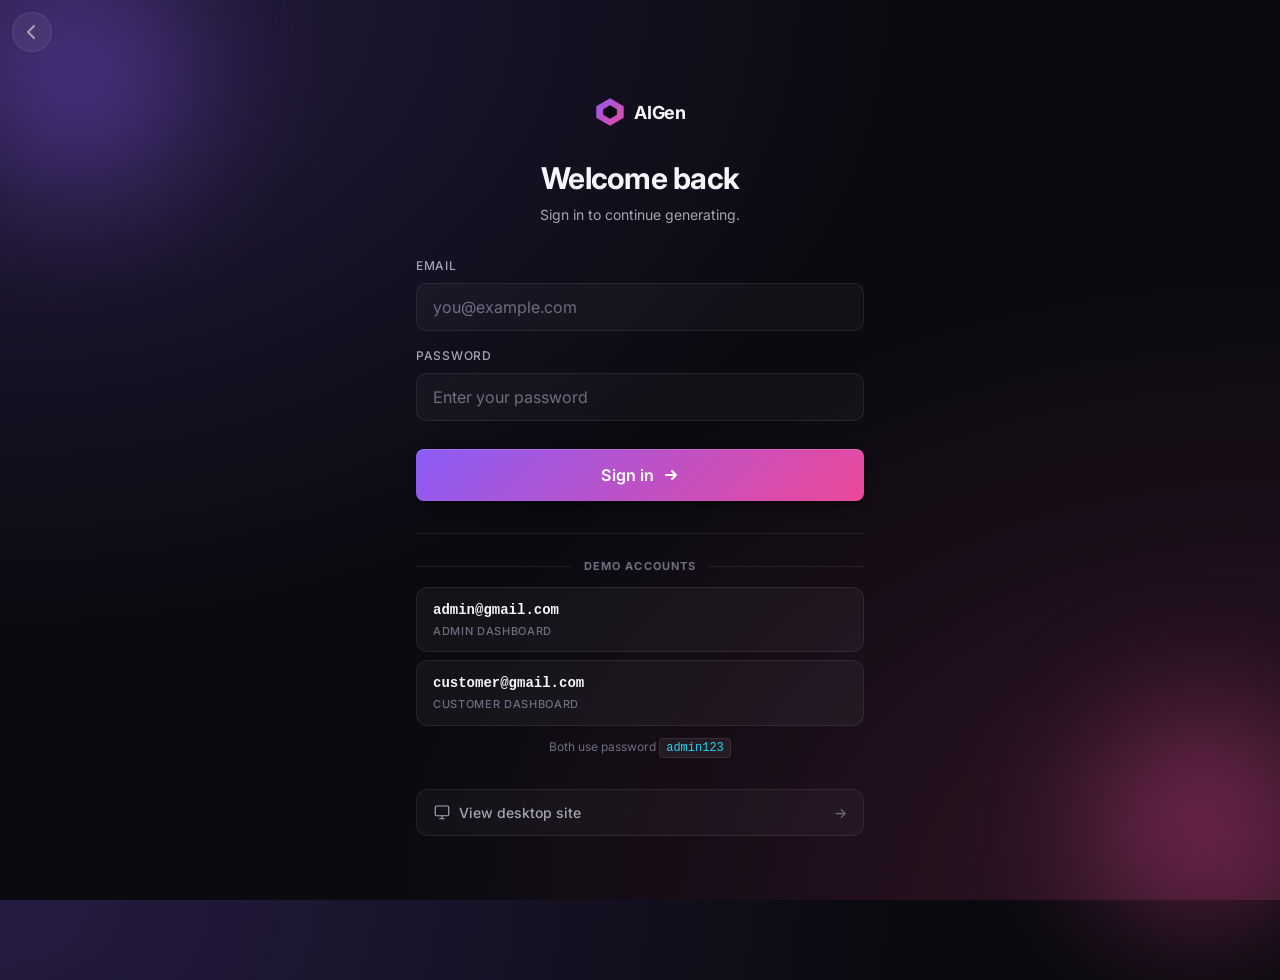
<file: mobile/login.html>
<!DOCTYPE html>
<html lang="en">
<head>
    <meta charset="UTF-8" />
    <meta name="viewport" content="width=device-width, initial-scale=1.0, viewport-fit=cover" />
    <meta name="theme-color" content="#0A0A0F" />
    <title>Sign in — AIGen</title>

    <script src="../assets/js/device-route.js"></script>
    <link rel="stylesheet" href="../assets/css/base.css" />
    <link rel="stylesheet" href="../assets/css/mobile-base.css" />
    <link rel="stylesheet" href="../assets/css/mobile-shell.css" />
    <link rel="stylesheet" href="../assets/css/mobile-auth.css" />
</head>
<body class="m-auth-body">

    <div class="m-auth-orb m-auth-orb-1" aria-hidden="true"></div>
    <div class="m-auth-orb m-auth-orb-2" aria-hidden="true"></div>

    <a href="index.html" class="m-auth-back" aria-label="Back">
        <svg width="20" height="20" viewBox="0 0 20 20" fill="none">
            <path d="M12 4L6 10L12 16" stroke="currentColor" stroke-width="2" stroke-linecap="round" stroke-linejoin="round"/>
        </svg>
    </a>

    <main class="m-auth-main m-container">

        <a href="index.html" class="brand m-auth-brand">
            <span class="brand-mark" aria-hidden="true">
                <svg width="36" height="36" viewBox="0 0 28 28" fill="none">
                    <defs>
                        <linearGradient id="m-auth-grad" x1="0" y1="0" x2="28" y2="28" gradientUnits="userSpaceOnUse">
                            <stop offset="0%" stop-color="#8B5CF6"/>
                            <stop offset="100%" stop-color="#EC4899"/>
                        </linearGradient>
                    </defs>
                    <path d="M14 2 L26 9 L26 19 L14 26 L2 19 L2 9 Z" fill="url(#m-auth-grad)" />
                    <path d="M14 8 L20 11.5 L20 16.5 L14 20 L8 16.5 L8 11.5 Z" fill="#0A0A0F" />
                </svg>
            </span>
            <span class="brand-name">AIGen</span>
        </a>

        <header class="m-auth-head">
            <h1 class="m-auth-title">Welcome back</h1>
            <p class="m-auth-sub">Sign in to continue generating.</p>
        </header>

        <form class="m-auth-form" id="login-form" novalidate>
            <div class="field">
                <label for="email">Email</label>
                <input type="email" id="email" name="email" autocomplete="email" inputmode="email" required placeholder="you@example.com" />
            </div>

            <div class="field">
                <label for="password">Password</label>
                <input type="password" id="password" name="password" autocomplete="current-password" required placeholder="Enter your password" />
            </div>

            <p class="auth-error m-auth-error" id="auth-error" role="alert" hidden></p>

            <button type="submit" class="btn btn-primary btn-lg btn-block auth-submit m-auth-submit">
                <span class="auth-submit-label">Sign in</span>
                <svg width="16" height="16" viewBox="0 0 16 16" fill="none">
                    <path d="M3 8h10M9 4l4 4-4 4" stroke="currentColor" stroke-width="2" stroke-linecap="round" stroke-linejoin="round"/>
                </svg>
            </button>
        </form>

        <div class="m-auth-foot">
            <p class="m-auth-hint">
                <span class="m-auth-hint-label">DEMO ACCOUNTS</span>
            </p>
            <div class="m-auth-demo-list">
                <button type="button" class="auth-demo m-auth-demo" data-fill="admin">
                    <strong>admin@gmail.com</strong>
                    <span>Admin Dashboard</span>
                </button>
                <button type="button" class="auth-demo m-auth-demo" data-fill="customer">
                    <strong>customer@gmail.com</strong>
                    <span>Customer Dashboard</span>
                </button>
            </div>
            <p class="m-auth-foot-note">Both use password <code>admin123</code></p>
        </div>

        <button type="button" class="m-switch-view m-auth-switch" onclick="window.AIGenView.switchToDesktop()">
            <svg width="18" height="18" viewBox="0 0 24 24" fill="none"><rect x="3" y="4" width="18" height="13" rx="2" stroke="currentColor" stroke-width="1.6"/><path d="M9 21h6M12 17v4" stroke="currentColor" stroke-width="1.6" stroke-linecap="round"/></svg>
            <span>View desktop site</span>
            <span class="m-switch-view-arrow">→</span>
        </button>
    </main>

    <script src="../assets/js/auth.js"></script>
</body>
</html>
</file>
<file: assets/css/base.css>
/* =========================================================================
   AIGen — Base Stylesheet
   Design tokens, modern reset, typography, utilities
   ========================================================================= */

@import url('https://fonts.googleapis.com/css2?family=Inter:wght@400;500;600;700;800&display=swap');

/* -------------------------------------------------------------------------
   Design Tokens
   ------------------------------------------------------------------------- */
:root {
    /* Surfaces (dark theme) */
    --bg-base:        #0A0A0F;
    --bg-elevated:    #15151E;
    --bg-elevated-2:  #1F1F2E;
    --bg-overlay:     rgba(10, 10, 15, 0.72);

    /* Borders */
    --border:         rgba(255, 255, 255, 0.08);
    --border-strong:  rgba(255, 255, 255, 0.16);
    --border-focus:   rgba(139, 92, 246, 0.5);

    /* Text */
    --text-primary:   #F5F5FA;
    --text-secondary: #A4A4B5;
    --text-tertiary:  #6E6E80;
    --text-disabled:  #4A4A58;

    /* Accents */
    --accent-violet:  #8B5CF6;
    --accent-fuchsia: #EC4899;
    --accent-cyan:    #22D3EE;
    --accent-emerald: #10B981;

    /* Status */
    --success: #22C55E;
    --warning: #F59E0B;
    --danger:  #EF4444;
    --info:    #3B82F6;

    /* Gradients */
    --gradient-primary: linear-gradient(135deg, #8B5CF6 0%, #EC4899 100%);
    --gradient-cyan:    linear-gradient(135deg, #22D3EE 0%, #8B5CF6 100%);
    --gradient-glow:    radial-gradient(ellipse at center, rgba(139, 92, 246, 0.25) 0%, transparent 70%);
    --gradient-mesh:    radial-gradient(at 20% 30%, rgba(139, 92, 246, 0.15) 0%, transparent 50%),
                        radial-gradient(at 80% 70%, rgba(236, 72, 153, 0.12) 0%, transparent 50%),
                        radial-gradient(at 50% 100%, rgba(34, 211, 238, 0.08) 0%, transparent 50%);

    /* Spacing — 4px grid */
    --space-1:  4px;
    --space-2:  8px;
    --space-3:  12px;
    --space-4:  16px;
    --space-5:  24px;
    --space-6:  32px;
    --space-7:  48px;
    --space-8:  64px;
    --space-9:  96px;
    --space-10: 128px;

    /* Radius */
    --radius-xs:   4px;
    --radius-sm:   8px;
    --radius-md:   12px;
    --radius-lg:   16px;
    --radius-xl:   24px;
    --radius-pill: 999px;

    /* Typography */
    --font-sans: 'Inter', -apple-system, BlinkMacSystemFont, 'Segoe UI', Roboto, sans-serif;
    --font-mono: 'JetBrains Mono', ui-monospace, 'SF Mono', Menlo, Consolas, monospace;

    --fs-xs:   0.75rem;   /* 12px */
    --fs-sm:   0.875rem;  /* 14px */
    --fs-base: 1rem;      /* 16px */
    --fs-md:   1.125rem;  /* 18px */
    --fs-lg:   1.25rem;   /* 20px */
    --fs-xl:   1.5rem;    /* 24px */
    --fs-2xl:  2rem;      /* 32px */
    --fs-3xl:  2.5rem;    /* 40px */
    --fs-4xl:  3rem;      /* 48px */
    --fs-5xl:  4rem;      /* 64px */

    --lh-tight:   1.15;
    --lh-snug:    1.3;
    --lh-normal:  1.5;
    --lh-relaxed: 1.7;

    --fw-normal:   400;
    --fw-medium:   500;
    --fw-semibold: 600;
    --fw-bold:     700;
    --fw-black:    800;

    /* Motion */
    --motion-fast:  150ms;
    --motion-base:  200ms;
    --motion-slow:  400ms;
    --ease-out:     cubic-bezier(0.16, 1, 0.3, 1);
    --ease-in-out:  cubic-bezier(0.65, 0, 0.35, 1);
    --ease-spring:  cubic-bezier(0.34, 1.56, 0.64, 1);

    /* Shadows */
    --shadow-sm:    0 1px 2px rgba(0, 0, 0, 0.4);
    --shadow-md:    0 4px 12px rgba(0, 0, 0, 0.4);
    --shadow-lg:    0 12px 32px rgba(0, 0, 0, 0.5);
    --shadow-glow:  0 8px 32px rgba(139, 92, 246, 0.35);
    --shadow-glow-pink: 0 8px 32px rgba(236, 72, 153, 0.3);

    /* Layout */
    --max-content:  1200px;
    --max-narrow:   720px;
    --sidebar-w:    260px;
    --topbar-h:     64px;

    /* Z-index */
    --z-base:    1;
    --z-sticky:  100;
    --z-overlay: 500;
    --z-modal:   1000;
    --z-toast:   2000;
}

/* -------------------------------------------------------------------------
   Modern Reset
   ------------------------------------------------------------------------- */
*, *::before, *::after {
    box-sizing: border-box;
}

* {
    margin: 0;
    padding: 0;
}

html {
    -webkit-text-size-adjust: 100%;
    -webkit-font-smoothing: antialiased;
    -moz-osx-font-smoothing: grayscale;
    text-rendering: optimizeLegibility;
    scroll-behavior: smooth;
}

body {
    min-height: 100vh;
    line-height: var(--lh-normal);
    font-family: var(--font-sans);
    font-size: var(--fs-base);
    font-weight: var(--fw-normal);
    color: var(--text-primary);
    background-color: var(--bg-base);
    background-image: var(--gradient-mesh);
    background-attachment: fixed;
    overflow-x: hidden;
}

img, picture, video, canvas, svg {
    display: block;
    max-width: 100%;
}

input, button, textarea, select {
    font: inherit;
    color: inherit;
}

button {
    cursor: pointer;
    background: none;
    border: none;
}

a {
    color: inherit;
    text-decoration: none;
}

ul, ol {
    list-style: none;
}

h1, h2, h3, h4, h5, h6 {
    line-height: var(--lh-tight);
    font-weight: var(--fw-bold);
    letter-spacing: -0.02em;
}

p {
    text-wrap: pretty;
}

#root, #__next {
    isolation: isolate;
}

/* -------------------------------------------------------------------------
   Typography Utilities
   ------------------------------------------------------------------------- */
.text-xs   { font-size: var(--fs-xs); }
.text-sm   { font-size: var(--fs-sm); }
.text-base { font-size: var(--fs-base); }
.text-md   { font-size: var(--fs-md); }
.text-lg   { font-size: var(--fs-lg); }
.text-xl   { font-size: var(--fs-xl); }
.text-2xl  { font-size: var(--fs-2xl); }
.text-3xl  { font-size: var(--fs-3xl); }
.text-4xl  { font-size: var(--fs-4xl); }
.text-5xl  { font-size: var(--fs-5xl); }

.text-muted   { color: var(--text-secondary); }
.text-subtle  { color: var(--text-tertiary); }
.text-success { color: var(--success); }
.text-warning { color: var(--warning); }
.text-danger  { color: var(--danger); }

.font-medium   { font-weight: var(--fw-medium); }
.font-semibold { font-weight: var(--fw-semibold); }
.font-bold     { font-weight: var(--fw-bold); }
.font-black    { font-weight: var(--fw-black); }

.gradient-text {
    background: var(--gradient-primary);
    background-clip: text;
    -webkit-background-clip: text;
    color: transparent;
    -webkit-text-fill-color: transparent;
}

.gradient-text-cyan {
    background: var(--gradient-cyan);
    background-clip: text;
    -webkit-background-clip: text;
    color: transparent;
    -webkit-text-fill-color: transparent;
}

/* -------------------------------------------------------------------------
   Glass / Surface Utilities
   ------------------------------------------------------------------------- */
.glass {
    background: rgba(255, 255, 255, 0.04);
    border: 1px solid var(--border);
    backdrop-filter: blur(20px) saturate(150%);
    -webkit-backdrop-filter: blur(20px) saturate(150%);
    border-radius: var(--radius-md);
}

.glass-strong {
    background: rgba(255, 255, 255, 0.06);
    border: 1px solid var(--border-strong);
    backdrop-filter: blur(24px) saturate(180%);
    -webkit-backdrop-filter: blur(24px) saturate(180%);
    border-radius: var(--radius-md);
}

.surface {
    background-color: var(--bg-elevated);
    border: 1px solid var(--border);
    border-radius: var(--radius-md);
}

.surface-2 {
    background-color: var(--bg-elevated-2);
    border: 1px solid var(--border);
    border-radius: var(--radius-md);
}

/* -------------------------------------------------------------------------
   Button Components
   ------------------------------------------------------------------------- */
.btn {
    display: inline-flex;
    align-items: center;
    justify-content: center;
    gap: var(--space-2);
    height: 44px;
    padding: 0 var(--space-5);
    border-radius: var(--radius-sm);
    font-size: var(--fs-sm);
    font-weight: var(--fw-semibold);
    line-height: 1;
    letter-spacing: 0.01em;
    white-space: nowrap;
    transition: transform var(--motion-base) var(--ease-out),
                background var(--motion-base) var(--ease-out),
                box-shadow var(--motion-base) var(--ease-out),
                border-color var(--motion-base) var(--ease-out);
    user-select: none;
}

.btn:focus-visible {
    outline: 2px solid var(--accent-violet);
    outline-offset: 2px;
}

.btn-primary {
    background: var(--gradient-primary);
    color: #FFFFFF;
    box-shadow: var(--shadow-md), inset 0 1px 0 rgba(255, 255, 255, 0.15);
}

.btn-primary:hover {
    transform: translateY(-1px);
    box-shadow: var(--shadow-glow), inset 0 1px 0 rgba(255, 255, 255, 0.2);
}

.btn-primary:active {
    transform: translateY(0);
}

.btn-ghost {
    background: transparent;
    color: var(--text-primary);
    border: 1px solid var(--border-strong);
}

.btn-ghost:hover {
    background: rgba(255, 255, 255, 0.04);
    border-color: var(--border-focus);
}

.btn-sm {
    height: 36px;
    padding: 0 var(--space-4);
    font-size: var(--fs-xs);
}

.btn-lg {
    height: 52px;
    padding: 0 var(--space-6);
    font-size: var(--fs-base);
}

/* -------------------------------------------------------------------------
   Form Inputs
   ------------------------------------------------------------------------- */
.input,
input[type="text"],
input[type="email"],
input[type="password"],
input[type="search"],
textarea,
select {
    width: 100%;
    height: 44px;
    padding: 0 var(--space-4);
    background: rgba(255, 255, 255, 0.03);
    border: 1px solid var(--border);
    border-radius: var(--radius-sm);
    color: var(--text-primary);
    font-size: var(--fs-sm);
    font-family: var(--font-sans);
    transition: border-color var(--motion-base) var(--ease-out),
                background var(--motion-base) var(--ease-out),
                box-shadow var(--motion-base) var(--ease-out);
}

textarea {
    height: auto;
    min-height: 96px;
    padding: var(--space-3) var(--space-4);
    line-height: var(--lh-normal);
    resize: vertical;
}

.input:focus,
input:focus,
textarea:focus,
select:focus {
    outline: none;
    border-color: var(--border-focus);
    background: rgba(255, 255, 255, 0.05);
    box-shadow: 0 0 0 3px rgba(139, 92, 246, 0.18);
}

.input::placeholder,
input::placeholder,
textarea::placeholder {
    color: var(--text-tertiary);
}

select {
    appearance: none;
    background-image: url("data:image/svg+xml;charset=utf-8,%3Csvg xmlns='http://www.w3.org/2000/svg' width='12' height='8' viewBox='0 0 12 8' fill='none'%3E%3Cpath d='M1 1L6 6L11 1' stroke='%23A4A4B5' stroke-width='1.5' stroke-linecap='round'/%3E%3C/svg%3E");
    background-repeat: no-repeat;
    background-position: right var(--space-4) center;
    padding-right: var(--space-7);
}

label {
    display: block;
    margin-bottom: var(--space-2);
    font-size: var(--fs-xs);
    font-weight: var(--fw-medium);
    color: var(--text-secondary);
    text-transform: uppercase;
    letter-spacing: 0.06em;
}

.field {
    margin-bottom: var(--space-4);
}

/* -------------------------------------------------------------------------
   Layout Helpers
   ------------------------------------------------------------------------- */
.container {
    width: 100%;
    max-width: var(--max-content);
    margin-inline: auto;
    padding-inline: var(--space-5);
}

.container-narrow {
    width: 100%;
    max-width: var(--max-narrow);
    margin-inline: auto;
    padding-inline: var(--space-5);
}

.stack > * + * { margin-top: var(--space-4); }
.stack-sm > * + * { margin-top: var(--space-2); }
.stack-lg > * + * { margin-top: var(--space-6); }

.cluster {
    display: flex;
    flex-wrap: wrap;
    gap: var(--space-3);
    align-items: center;
}

.flex-row    { display: flex; }
.flex-col    { display: flex; flex-direction: column; }
.items-center { align-items: center; }
.justify-between { justify-content: space-between; }
.gap-2 { gap: var(--space-2); }
.gap-3 { gap: var(--space-3); }
.gap-4 { gap: var(--space-4); }
.gap-5 { gap: var(--space-5); }

.hidden { display: none !important; }

/* -------------------------------------------------------------------------
   Brand Lockup (used on landing, login, dashboard sidebars)
   ------------------------------------------------------------------------- */
.brand {
    display: flex;
    align-items: center;
    gap: var(--space-2);
    font-weight: var(--fw-bold);
    letter-spacing: -0.02em;
    color: var(--text-primary);
}

.brand-mark {
    display: inline-flex;
    align-items: center;
    justify-content: center;
    width: 32px;
    height: 32px;
    border-radius: var(--radius-sm);
    flex-shrink: 0;
}

.brand-name {
    font-size: var(--fs-md);
}

/* -------------------------------------------------------------------------
   Pills / Badges
   ------------------------------------------------------------------------- */
.pill {
    display: inline-flex;
    align-items: center;
    gap: var(--space-1);
    padding: var(--space-1) var(--space-3);
    border-radius: var(--radius-pill);
    font-size: var(--fs-xs);
    font-weight: var(--fw-semibold);
    letter-spacing: 0.02em;
    line-height: 1;
}

.pill-success { background: rgba(34, 197, 94, 0.12); color: var(--success); }
.pill-warning { background: rgba(245, 158, 11, 0.12); color: var(--warning); }
.pill-danger  { background: rgba(239, 68, 68, 0.12); color: var(--danger); }
.pill-info    { background: rgba(59, 130, 246, 0.12); color: var(--info); }
.pill-violet  { background: rgba(139, 92, 246, 0.14); color: var(--accent-violet); }

/* -------------------------------------------------------------------------
   Accessibility
   ------------------------------------------------------------------------- */
.sr-only {
    position: absolute;
    width: 1px;
    height: 1px;
    padding: 0;
    margin: -1px;
    overflow: hidden;
    clip: rect(0, 0, 0, 0);
    white-space: nowrap;
    border: 0;
}

:focus-visible {
    outline: 2px solid var(--accent-violet);
    outline-offset: 2px;
    border-radius: var(--radius-xs);
}

@media (prefers-reduced-motion: reduce) {
    *, *::before, *::after {
        animation-duration: 0.01ms !important;
        animation-iteration-count: 1 !important;
        transition-duration: 0.01ms !important;
        scroll-behavior: auto !important;
    }
}

/* -------------------------------------------------------------------------
   Scrollbar (subtle, dark)
   ------------------------------------------------------------------------- */
::-webkit-scrollbar {
    width: 10px;
    height: 10px;
}

::-webkit-scrollbar-track {
    background: var(--bg-elevated);
}

::-webkit-scrollbar-thumb {
    background: rgba(255, 255, 255, 0.08);
    border-radius: var(--radius-pill);
    border: 2px solid var(--bg-elevated);
}

::-webkit-scrollbar-thumb:hover {
    background: rgba(255, 255, 255, 0.16);
}

/* -------------------------------------------------------------------------
   Selection
   ------------------------------------------------------------------------- */
::selection {
    background: rgba(139, 92, 246, 0.4);
    color: var(--text-primary);
}

/* -------------------------------------------------------------------------
   Responsive Breakpoints (use as guides in component CSS)
   --bp-sm:  640px   (small tablet / large phone)
   --bp-md:  768px   (tablet)
   --bp-lg:  1024px  (small laptop)
   --bp-xl:  1280px  (laptop)
   --bp-2xl: 1536px  (desktop)
   ------------------------------------------------------------------------- */
</file>
<file: assets/css/dashboard.css>
/* =========================================================================
   AIGen — Dashboard Shell (Shared by admin.html and customer.html)
   Sidebar, topbar, panel chrome, common dashboard-page primitives
   ========================================================================= */

.dashboard-body {
    min-height: 100vh;
    display: grid;
    grid-template-columns: var(--sidebar-w) 1fr;
    grid-template-rows: 100vh;
    background-image: var(--gradient-mesh);
    background-attachment: fixed;
    overflow-x: hidden;
}

/* -------------------------------------------------------------------------
   Sidebar
   ------------------------------------------------------------------------- */
.sidebar {
    position: sticky;
    top: 0;
    height: 100vh;
    display: flex;
    flex-direction: column;
    padding: var(--space-5) var(--space-4);
    background: rgba(15, 15, 22, 0.85);
    backdrop-filter: blur(20px) saturate(150%);
    border-right: 1px solid var(--border);
    z-index: var(--z-sticky);
}

.sidebar-brand {
    display: flex;
    align-items: center;
    gap: var(--space-2);
    margin-bottom: var(--space-7);
    padding: 0 var(--space-2);
    font-weight: var(--fw-bold);
}

.sidebar-brand .brand-mark {
    width: 32px;
    height: 32px;
}

.sidebar-brand .brand-name {
    font-size: var(--fs-md);
}

.sidebar-section-label {
    color: var(--text-tertiary);
    font-size: 11px;
    font-weight: var(--fw-bold);
    letter-spacing: 0.12em;
    text-transform: uppercase;
    padding: 0 var(--space-3);
    margin-bottom: var(--space-2);
    margin-top: var(--space-4);
}

.sidebar-nav {
    display: flex;
    flex-direction: column;
    gap: var(--space-1);
    flex: 1;
}

.nav-btn {
    display: flex;
    align-items: center;
    gap: var(--space-3);
    width: 100%;
    padding: var(--space-3);
    border-radius: var(--radius-sm);
    color: var(--text-secondary);
    font-size: var(--fs-sm);
    font-weight: var(--fw-medium);
    text-align: left;
    transition: background var(--motion-base) var(--ease-out),
                color var(--motion-base) var(--ease-out);
    position: relative;
}

.nav-btn:hover {
    background: rgba(255, 255, 255, 0.04);
    color: var(--text-primary);
}

.nav-btn.is-active {
    background: rgba(139, 92, 246, 0.12);
    color: var(--text-primary);
}

.nav-btn.is-active::before {
    content: '';
    position: absolute;
    left: 0;
    top: 50%;
    transform: translateY(-50%);
    width: 3px;
    height: 60%;
    background: var(--gradient-primary);
    border-radius: var(--radius-pill);
    box-shadow: 0 0 12px rgba(139, 92, 246, 0.6);
}

.nav-btn-icon {
    width: 20px;
    height: 20px;
    flex-shrink: 0;
    color: var(--text-tertiary);
    transition: color var(--motion-base) var(--ease-out);
}

.nav-btn.is-active .nav-btn-icon,
.nav-btn:hover .nav-btn-icon {
    color: var(--accent-violet);
}

.sidebar-foot {
    margin-top: auto;
    padding-top: var(--space-4);
    border-top: 1px solid var(--border);
    display: flex;
    flex-direction: column;
    gap: var(--space-2);
}

.user-chip {
    display: flex;
    align-items: center;
    gap: var(--space-3);
    padding: var(--space-2) var(--space-3);
    border-radius: var(--radius-sm);
    background: rgba(255, 255, 255, 0.03);
    border: 1px solid var(--border);
}

.user-chip-avatar {
    width: 32px;
    height: 32px;
    border-radius: 50%;
    background: var(--gradient-primary);
    color: #fff;
    display: inline-flex;
    align-items: center;
    justify-content: center;
    font-size: var(--fs-xs);
    font-weight: var(--fw-bold);
    letter-spacing: 0.04em;
    flex-shrink: 0;
}

.user-chip-info {
    flex: 1;
    min-width: 0;
}

.user-chip-name {
    font-size: var(--fs-sm);
    font-weight: var(--fw-semibold);
    color: var(--text-primary);
    white-space: nowrap;
    overflow: hidden;
    text-overflow: ellipsis;
}

.user-chip-meta {
    font-size: 11px;
    color: var(--text-tertiary);
    white-space: nowrap;
    overflow: hidden;
    text-overflow: ellipsis;
}

.logout-btn {
    display: flex;
    align-items: center;
    justify-content: center;
    gap: var(--space-2);
    width: 100%;
    padding: var(--space-3);
    border-radius: var(--radius-sm);
    color: var(--text-secondary);
    font-size: var(--fs-sm);
    font-weight: var(--fw-medium);
    border: 1px solid var(--border);
    background: transparent;
    transition: background var(--motion-base) var(--ease-out),
                color var(--motion-base) var(--ease-out),
                border-color var(--motion-base) var(--ease-out);
}

.logout-btn:hover {
    background: rgba(239, 68, 68, 0.08);
    color: var(--danger);
    border-color: rgba(239, 68, 68, 0.3);
}

/* -------------------------------------------------------------------------
   Main Area
   ------------------------------------------------------------------------- */
.main {
    display: flex;
    flex-direction: column;
    min-width: 0;
    height: 100vh;
    overflow-y: auto;
}

/* -------------------------------------------------------------------------
   Topbar
   ------------------------------------------------------------------------- */
.dash-topbar {
    position: sticky;
    top: 0;
    z-index: 10;
    height: var(--topbar-h);
    padding: 0 var(--space-6);
    display: flex;
    align-items: center;
    justify-content: space-between;
    background: rgba(10, 10, 15, 0.7);
    backdrop-filter: blur(20px) saturate(150%);
    border-bottom: 1px solid var(--border);
}

.dash-topbar-title {
    display: flex;
    align-items: baseline;
    gap: var(--space-3);
}

.page-title {
    font-size: var(--fs-lg);
    font-weight: var(--fw-bold);
    letter-spacing: -0.02em;
}

.page-sub {
    font-size: var(--fs-sm);
    color: var(--text-tertiary);
}

.dash-topbar-actions {
    display: flex;
    align-items: center;
    gap: var(--space-3);
}

.icon-btn {
    width: 40px;
    height: 40px;
    border-radius: 50%;
    display: inline-flex;
    align-items: center;
    justify-content: center;
    color: var(--text-secondary);
    background: transparent;
    border: 1px solid transparent;
    transition: background var(--motion-base) var(--ease-out),
                color var(--motion-base) var(--ease-out),
                border-color var(--motion-base) var(--ease-out);
    position: relative;
}

.icon-btn:hover {
    background: rgba(255, 255, 255, 0.04);
    color: var(--text-primary);
    border-color: var(--border);
}

.icon-btn .icon-dot {
    position: absolute;
    top: 8px;
    right: 8px;
    width: 8px;
    height: 8px;
    border-radius: 50%;
    background: var(--accent-fuchsia);
    border: 2px solid var(--bg-base);
}

.credit-chip {
    display: inline-flex;
    align-items: center;
    gap: var(--space-2);
    padding: var(--space-2) var(--space-4);
    border-radius: var(--radius-pill);
    background: rgba(139, 92, 246, 0.12);
    border: 1px solid rgba(139, 92, 246, 0.3);
    color: var(--accent-violet);
    font-size: var(--fs-sm);
    font-weight: var(--fw-bold);
}

.credit-chip-amount {
    color: var(--text-primary);
}

/* -------------------------------------------------------------------------
   Panel Container
   ------------------------------------------------------------------------- */
.panels {
    flex: 1;
    padding: var(--space-6);
}

.panel {
    animation: panel-fade 320ms var(--ease-out);
}

@keyframes panel-fade {
    from { opacity: 0; transform: translateY(8px); }
    to   { opacity: 1; transform: translateY(0); }
}

.panel-head {
    margin-bottom: var(--space-5);
}

.panel-title {
    font-size: var(--fs-xl);
    font-weight: var(--fw-bold);
    letter-spacing: -0.02em;
    margin-bottom: var(--space-1);
}

.panel-sub {
    font-size: var(--fs-sm);
    color: var(--text-secondary);
}

/* -------------------------------------------------------------------------
   Card primitives (used in panels)
   ------------------------------------------------------------------------- */
.card {
    background: rgba(255, 255, 255, 0.03);
    border: 1px solid var(--border);
    border-radius: var(--radius-md);
    padding: var(--space-5);
}

.card-head {
    display: flex;
    align-items: center;
    justify-content: space-between;
    margin-bottom: var(--space-4);
    gap: var(--space-3);
}

.card-title {
    font-size: var(--fs-md);
    font-weight: var(--fw-semibold);
    letter-spacing: -0.01em;
}

.card-sub {
    font-size: var(--fs-xs);
    color: var(--text-tertiary);
}

/* -------------------------------------------------------------------------
   Table primitives
   ------------------------------------------------------------------------- */
.dash-table {
    width: 100%;
    border-collapse: collapse;
    font-size: var(--fs-sm);
}

.dash-table thead th {
    text-align: left;
    padding: var(--space-3) var(--space-4);
    color: var(--text-tertiary);
    font-size: var(--fs-xs);
    font-weight: var(--fw-bold);
    letter-spacing: 0.06em;
    text-transform: uppercase;
    border-bottom: 1px solid var(--border);
    background: rgba(255, 255, 255, 0.02);
}

.dash-table tbody td {
    padding: var(--space-3) var(--space-4);
    color: var(--text-secondary);
    border-bottom: 1px solid var(--border);
}

.dash-table tbody tr:last-child td {
    border-bottom: none;
}

.dash-table tbody tr:hover {
    background: rgba(255, 255, 255, 0.02);
}

.dash-table .col-strong {
    color: var(--text-primary);
    font-weight: var(--fw-semibold);
}

/* -------------------------------------------------------------------------
   Tabs (Setting/Profile pages)
   ------------------------------------------------------------------------- */
.tabs {
    display: flex;
    align-items: center;
    gap: var(--space-1);
    border-bottom: 1px solid var(--border);
    margin-bottom: var(--space-5);
}

.tab-btn {
    padding: var(--space-3) var(--space-4);
    color: var(--text-secondary);
    font-size: var(--fs-sm);
    font-weight: var(--fw-medium);
    background: transparent;
    border: none;
    border-bottom: 2px solid transparent;
    transition: color var(--motion-base) var(--ease-out),
                border-color var(--motion-base) var(--ease-out);
    margin-bottom: -1px;
}

.tab-btn:hover {
    color: var(--text-primary);
}

.tab-btn.is-active {
    color: var(--text-primary);
    border-bottom-color: var(--accent-violet);
}

.tab-panel {
    display: none;
}

.tab-panel.is-active {
    display: block;
    animation: panel-fade 280ms var(--ease-out);
}

/* -------------------------------------------------------------------------
   Settings form layout
   ------------------------------------------------------------------------- */
.form-grid {
    display: grid;
    grid-template-columns: 1fr 1fr;
    gap: var(--space-5);
}

@media (max-width: 768px) {
    .form-grid {
        grid-template-columns: 1fr;
    }
}

.form-row {
    display: flex;
    flex-direction: column;
}

.form-row.span-2 {
    grid-column: 1 / -1;
}

.form-actions {
    display: flex;
    gap: var(--space-3);
    margin-top: var(--space-4);
    padding-top: var(--space-4);
    border-top: 1px solid var(--border);
}

/* -------------------------------------------------------------------------
   Mobile sidebar toggle
   ------------------------------------------------------------------------- */
.sidebar-toggle {
    display: none;
    width: 40px;
    height: 40px;
    border-radius: var(--radius-sm);
    color: var(--text-secondary);
    background: transparent;
    border: 1px solid var(--border);
    align-items: center;
    justify-content: center;
}

@media (max-width: 1023px) {
    .dashboard-body {
        grid-template-columns: 1fr;
    }

    .sidebar {
        position: fixed;
        left: 0;
        top: 0;
        bottom: 0;
        width: 280px;
        transform: translateX(-100%);
        transition: transform var(--motion-base) var(--ease-out);
    }

    .dashboard-body.sidebar-open .sidebar {
        transform: translateX(0);
    }

    .sidebar-toggle {
        display: inline-flex;
    }

    .panels {
        padding: var(--space-5) var(--space-4);
    }

    .dash-topbar {
        padding: 0 var(--space-4);
    }
}
</file>
<file: assets/css/admin.css>
/* =========================================================================
   AIGen — Admin Stylesheet
   Stat cards, bar/donut charts, orders filter row, settings tabs
   ========================================================================= */

/* -------------------------------------------------------------------------
   Stat Grid (Main panel)
   ------------------------------------------------------------------------- */
.stat-grid {
    display: grid;
    grid-template-columns: repeat(auto-fit, minmax(220px, 1fr));
    gap: var(--space-4);
}

.stat-card {
    position: relative;
    padding: var(--space-5);
    background: rgba(255, 255, 255, 0.03);
    border: 1px solid var(--border);
    border-radius: var(--radius-md);
    overflow: hidden;
}

.stat-card::before {
    content: '';
    position: absolute;
    top: 0;
    left: 0;
    right: 0;
    height: 2px;
    background: var(--gradient-primary);
    opacity: 0.6;
}

.stat-card[data-tone="cyan"]::before {
    background: var(--gradient-cyan);
}

.stat-card[data-tone="emerald"]::before {
    background: linear-gradient(90deg, var(--accent-emerald), var(--accent-cyan));
}

.stat-card-head {
    display: flex;
    align-items: center;
    justify-content: space-between;
    margin-bottom: var(--space-3);
}

.stat-card-label {
    color: var(--text-tertiary);
    font-size: var(--fs-xs);
    font-weight: var(--fw-semibold);
    letter-spacing: 0.06em;
    text-transform: uppercase;
}

.stat-card-icon {
    width: 36px;
    height: 36px;
    border-radius: var(--radius-sm);
    background: rgba(139, 92, 246, 0.1);
    color: var(--accent-violet);
    display: inline-flex;
    align-items: center;
    justify-content: center;
}

.stat-card[data-tone="cyan"] .stat-card-icon {
    background: rgba(34, 211, 238, 0.12);
    color: var(--accent-cyan);
}

.stat-card[data-tone="emerald"] .stat-card-icon {
    background: rgba(16, 185, 129, 0.12);
    color: var(--accent-emerald);
}

.stat-card[data-tone="fuchsia"] .stat-card-icon {
    background: rgba(236, 72, 153, 0.12);
    color: var(--accent-fuchsia);
}

.stat-card-value {
    font-size: var(--fs-3xl);
    font-weight: var(--fw-black);
    letter-spacing: -0.03em;
    margin-bottom: var(--space-2);
    line-height: 1;
}

.stat-card-trend {
    display: inline-flex;
    align-items: center;
    gap: var(--space-1);
    font-size: var(--fs-xs);
    font-weight: var(--fw-semibold);
}

.stat-card-trend.up    { color: var(--success); }
.stat-card-trend.down  { color: var(--danger); }
.stat-card-trend.flat  { color: var(--text-tertiary); }

.stat-card-trend-arrow {
    font-size: 12px;
}

.stat-card-meta {
    color: var(--text-tertiary);
    font-size: var(--fs-xs);
    margin-left: var(--space-2);
}

/* -------------------------------------------------------------------------
   Recent activity table
   ------------------------------------------------------------------------- */
.table-wrap {
    overflow-x: auto;
    border-radius: var(--radius-sm);
}

.card-action {
    color: var(--accent-violet);
    font-size: var(--fs-sm);
    font-weight: var(--fw-semibold);
    transition: color var(--motion-base) var(--ease-out);
}

.card-action:hover {
    color: var(--accent-fuchsia);
}

.user-cell {
    display: flex;
    align-items: center;
    gap: var(--space-2);
}

.user-cell-avatar {
    width: 28px;
    height: 28px;
    border-radius: 50%;
    background: var(--bg-elevated-2);
    border: 1px solid var(--border);
    color: var(--text-secondary);
    display: inline-flex;
    align-items: center;
    justify-content: center;
    font-size: 11px;
    font-weight: var(--fw-bold);
    flex-shrink: 0;
}

/* -------------------------------------------------------------------------
   Analysis Panel
   ------------------------------------------------------------------------- */
.analytics-grid {
    display: grid;
    grid-template-columns: 1fr 1fr;
    gap: var(--space-5);
}

.analytics-wide {
    grid-column: 1 / -1;
}

@media (max-width: 1023px) {
    .analytics-grid {
        grid-template-columns: 1fr;
    }
}

/* Bar chart */
.bar-chart {
    display: flex;
    align-items: end;
    gap: var(--space-3);
    height: 220px;
    padding-top: var(--space-4);
}

.bar-col {
    flex: 1;
    display: flex;
    flex-direction: column;
    align-items: center;
    gap: var(--space-2);
    height: 100%;
    min-width: 0;
}

.bar-track {
    width: 100%;
    flex: 1;
    background: rgba(255, 255, 255, 0.04);
    border-radius: var(--radius-xs);
    position: relative;
    overflow: hidden;
}

.bar-fill {
    position: absolute;
    bottom: 0;
    left: 0;
    right: 0;
    background: var(--gradient-primary);
    border-radius: var(--radius-xs);
    height: var(--h, 0%);
    box-shadow: 0 0 12px rgba(139, 92, 246, 0.4);
    animation: bar-grow 800ms var(--ease-out);
    transform-origin: bottom;
}

@keyframes bar-grow {
    from { transform: scaleY(0); }
    to   { transform: scaleY(1); }
}

.bar-label {
    color: var(--text-tertiary);
    font-size: var(--fs-xs);
    font-weight: var(--fw-medium);
}

.bar-value {
    color: var(--text-primary);
    font-size: var(--fs-xs);
    font-weight: var(--fw-bold);
}

/* Donut chart */
.donut-wrap {
    display: flex;
    align-items: center;
    gap: var(--space-5);
    padding: var(--space-3) 0;
}

.donut {
    width: 160px;
    height: 160px;
    flex-shrink: 0;
    transform: rotate(-90deg);
}

.donut-bg {
    fill: none;
    stroke: rgba(255, 255, 255, 0.04);
    stroke-width: 12;
}

.donut-arc {
    fill: none;
    stroke-width: 12;
    stroke-linecap: round;
    transition: stroke-dasharray 800ms var(--ease-out);
}

.donut-legend {
    flex: 1;
    display: flex;
    flex-direction: column;
    gap: var(--space-3);
}

.donut-legend-item {
    display: flex;
    align-items: center;
    gap: var(--space-2);
    font-size: var(--fs-sm);
}

.donut-legend-swatch {
    width: 12px;
    height: 12px;
    border-radius: 3px;
    flex-shrink: 0;
}

.donut-legend-label {
    color: var(--text-secondary);
    flex: 1;
}

.donut-legend-value {
    color: var(--text-primary);
    font-weight: var(--fw-semibold);
}

@media (max-width: 480px) {
    .donut-wrap {
        flex-direction: column;
        text-align: center;
    }
}

/* -------------------------------------------------------------------------
   Order panel
   ------------------------------------------------------------------------- */
.filter-row {
    display: flex;
    align-items: center;
    gap: var(--space-2);
    flex-wrap: wrap;
}

.filter-row .pill {
    cursor: pointer;
    background: transparent;
    border: 1px solid var(--border);
    color: var(--text-secondary);
    transition: background var(--motion-base) var(--ease-out),
                color var(--motion-base) var(--ease-out),
                border-color var(--motion-base) var(--ease-out);
}

.filter-row .pill:hover {
    background: rgba(255, 255, 255, 0.04);
    color: var(--text-primary);
    border-color: var(--border-strong);
}

.filter-row .pill.is-active {
    background: rgba(139, 92, 246, 0.16);
    border-color: rgba(139, 92, 246, 0.4);
    color: var(--accent-violet);
}

.order-id {
    font-family: var(--font-mono);
    font-size: var(--fs-xs);
    color: var(--text-tertiary);
}

.order-amount {
    font-family: var(--font-mono);
    font-weight: var(--fw-semibold);
    color: var(--text-primary);
}

/* -------------------------------------------------------------------------
   Status pills (re-used in tables)
   ------------------------------------------------------------------------- */
.status-paid     { background: rgba(34, 197, 94, 0.12); color: var(--success); }
.status-pending  { background: rgba(245, 158, 11, 0.12); color: var(--warning); }
.status-refunded { background: rgba(239, 68, 68, 0.12); color: var(--danger); }
.status-failed   { background: rgba(110, 110, 128, 0.16); color: var(--text-secondary); }

/* -------------------------------------------------------------------------
   Settings tabs body
   ------------------------------------------------------------------------- */
.tab-panel .card {
    margin-top: var(--space-2);
}

input[readonly] {
    background: rgba(255, 255, 255, 0.02);
    color: var(--text-tertiary);
    cursor: default;
    font-family: var(--font-mono);
    font-size: var(--fs-xs);
}
</file>
<file: assets/css/customer.css>
/* =========================================================================
   AIGen — Customer Studio Stylesheet
   Generator forms, output grid (with shimmer + play overlay), plan card,
   billing layout
   ========================================================================= */

/* -------------------------------------------------------------------------
   Generator card
   ------------------------------------------------------------------------- */
.generator-card {
    margin-bottom: var(--space-6);
}

.generator-form {
    display: flex;
    flex-direction: column;
    gap: var(--space-3);
}

.generator-form textarea {
    font-size: var(--fs-base);
}

.generator-controls {
    display: grid;
    grid-template-columns: repeat(auto-fit, minmax(160px, 1fr));
    gap: var(--space-4);
    margin-top: var(--space-2);
}

.generator-controls .field {
    margin-bottom: 0;
}

.generator-foot {
    display: flex;
    align-items: center;
    justify-content: space-between;
    gap: var(--space-3);
    margin-top: var(--space-4);
    padding-top: var(--space-4);
    border-top: 1px solid var(--border);
    flex-wrap: wrap;
}

.generator-cost {
    color: var(--text-secondary);
    font-size: var(--fs-sm);
    margin: 0;
}

.generator-cost strong {
    color: var(--accent-violet);
    font-weight: var(--fw-bold);
    font-family: var(--font-mono);
}

/* -------------------------------------------------------------------------
   Output grid
   ------------------------------------------------------------------------- */
.output-section {
    margin-top: var(--space-5);
}

.output-head {
    display: flex;
    align-items: center;
    justify-content: space-between;
    margin-bottom: var(--space-4);
    font-size: var(--fs-md);
    font-weight: var(--fw-semibold);
}

.output-grid {
    display: grid;
    grid-template-columns: repeat(auto-fill, minmax(220px, 1fr));
    gap: var(--space-4);
}

.output-card {
    position: relative;
    border-radius: var(--radius-md);
    overflow: hidden;
    background: var(--bg-elevated);
    border: 1px solid var(--border);
    aspect-ratio: 4 / 5;
    transition: transform var(--motion-base) var(--ease-out),
                border-color var(--motion-base) var(--ease-out);
    opacity: 0;
    animation: card-rise 500ms var(--ease-out) forwards;
}

.output-card:hover {
    transform: translateY(-4px);
    border-color: var(--border-strong);
}

.output-card img {
    width: 100%;
    height: 100%;
    object-fit: cover;
    display: block;
}

.output-card[data-type="video"] .output-play {
    position: absolute;
    top: 50%;
    left: 50%;
    transform: translate(-50%, -50%);
    width: 56px;
    height: 56px;
    border-radius: 50%;
    background: rgba(10, 10, 15, 0.7);
    backdrop-filter: blur(12px);
    border: 1px solid var(--border-strong);
    display: inline-flex;
    align-items: center;
    justify-content: center;
    color: #fff;
    pointer-events: none;
    transition: transform var(--motion-base) var(--ease-spring),
                background var(--motion-base) var(--ease-out);
}

.output-card[data-type="video"]:hover .output-play {
    transform: translate(-50%, -50%) scale(1.1);
    background: rgba(139, 92, 246, 0.85);
}

.output-card[data-type="video"]::before {
    content: 'VIDEO';
    position: absolute;
    top: var(--space-2);
    left: var(--space-2);
    padding: 2px var(--space-2);
    background: rgba(0, 0, 0, 0.6);
    backdrop-filter: blur(8px);
    border: 1px solid var(--border);
    border-radius: var(--radius-pill);
    font-size: 10px;
    font-weight: var(--fw-bold);
    letter-spacing: 0.06em;
    color: var(--accent-fuchsia);
    z-index: 2;
}

.output-card[data-type="image"]::before {
    content: 'IMAGE';
    position: absolute;
    top: var(--space-2);
    left: var(--space-2);
    padding: 2px var(--space-2);
    background: rgba(0, 0, 0, 0.6);
    backdrop-filter: blur(8px);
    border: 1px solid var(--border);
    border-radius: var(--radius-pill);
    font-size: 10px;
    font-weight: var(--fw-bold);
    letter-spacing: 0.06em;
    color: var(--accent-cyan);
    z-index: 2;
}

.output-duration {
    position: absolute;
    bottom: var(--space-2);
    right: var(--space-2);
    padding: 2px var(--space-2);
    background: rgba(0, 0, 0, 0.7);
    backdrop-filter: blur(8px);
    color: #fff;
    font-size: 11px;
    font-family: var(--font-mono);
    font-weight: var(--fw-semibold);
    border-radius: var(--radius-xs);
    z-index: 2;
}

.output-meta {
    position: absolute;
    inset: auto 0 0 0;
    padding: var(--space-5) var(--space-3) var(--space-3);
    background: linear-gradient(to top, rgba(10, 10, 15, 0.92), rgba(10, 10, 15, 0));
    color: #fff;
    font-size: var(--fs-xs);
    opacity: 0;
    transition: opacity var(--motion-base) var(--ease-out);
}

.output-card:hover .output-meta {
    opacity: 1;
}

.output-meta-prompt {
    color: var(--text-primary);
    font-weight: var(--fw-semibold);
    overflow: hidden;
    text-overflow: ellipsis;
    display: -webkit-box;
    -webkit-line-clamp: 2;
    -webkit-box-orient: vertical;
}

/* Loading shimmer card */
.output-card-loading {
    background: linear-gradient(
        90deg,
        var(--bg-elevated) 0%,
        rgba(139, 92, 246, 0.08) 50%,
        var(--bg-elevated) 100%
    );
    background-size: 200% 100%;
    animation: shimmer 1.5s linear infinite, card-rise 500ms var(--ease-out);
    aspect-ratio: 4 / 5;
    border-radius: var(--radius-md);
    border: 1px solid var(--border);
    display: flex;
    flex-direction: column;
    align-items: center;
    justify-content: center;
    gap: var(--space-2);
    color: var(--text-tertiary);
    font-size: var(--fs-xs);
    font-weight: var(--fw-medium);
}

@keyframes shimmer {
    0%   { background-position: 200% 0; }
    100% { background-position: -200% 0; }
}

.output-card-loading-spinner {
    width: 32px;
    height: 32px;
    border: 2px solid var(--border-strong);
    border-top-color: var(--accent-violet);
    border-radius: 50%;
    animation: spin 800ms linear infinite;
}

@keyframes spin {
    to { transform: rotate(360deg); }
}

/* Empty state */
.output-empty {
    grid-column: 1 / -1;
    padding: var(--space-7);
    text-align: center;
    color: var(--text-tertiary);
    border: 1px dashed var(--border);
    border-radius: var(--radius-md);
}

/* -------------------------------------------------------------------------
   Plan tab
   ------------------------------------------------------------------------- */
.current-plan-card {
    padding: var(--space-6);
    border-radius: var(--radius-md);
    border: 1px solid var(--border-strong);
    background:
        radial-gradient(at 100% 0%, rgba(139, 92, 246, 0.18) 0%, transparent 50%),
        rgba(255, 255, 255, 0.03);
}

.current-plan-head {
    display: flex;
    align-items: start;
    justify-content: space-between;
    margin-bottom: var(--space-6);
}

.current-plan-label {
    color: var(--text-tertiary);
    font-size: var(--fs-xs);
    font-weight: var(--fw-semibold);
    letter-spacing: 0.08em;
    text-transform: uppercase;
    margin-bottom: var(--space-2);
}

.current-plan-name {
    font-size: var(--fs-3xl);
    font-weight: var(--fw-black);
    letter-spacing: -0.03em;
    margin-bottom: var(--space-1);
}

.current-plan-renew {
    color: var(--text-secondary);
    font-size: var(--fs-sm);
}

.plan-stats {
    display: grid;
    grid-template-columns: repeat(auto-fit, minmax(180px, 1fr));
    gap: var(--space-5);
    padding: var(--space-5) 0;
    border-top: 1px solid var(--border);
    border-bottom: 1px solid var(--border);
    margin-bottom: var(--space-5);
}

.plan-stat-label {
    color: var(--text-tertiary);
    font-size: var(--fs-xs);
    font-weight: var(--fw-semibold);
    letter-spacing: 0.06em;
    text-transform: uppercase;
    margin-bottom: var(--space-2);
}

.plan-stat-value {
    color: var(--text-primary);
    font-size: var(--fs-xl);
    font-weight: var(--fw-bold);
    letter-spacing: -0.02em;
}

.plan-stat-meta {
    color: var(--text-tertiary);
    font-size: var(--fs-sm);
    font-weight: var(--fw-normal);
    margin-left: var(--space-1);
}

.plan-stat-bar {
    height: 6px;
    background: rgba(255, 255, 255, 0.06);
    border-radius: var(--radius-pill);
    margin-top: var(--space-2);
    overflow: hidden;
}

.plan-stat-fill {
    height: 100%;
    background: var(--gradient-primary);
    border-radius: inherit;
    box-shadow: 0 0 10px rgba(139, 92, 246, 0.5);
}

/* -------------------------------------------------------------------------
   Billing
   ------------------------------------------------------------------------- */
.payment-method {
    display: flex;
    align-items: center;
    gap: var(--space-4);
    padding: var(--space-4);
    background: rgba(255, 255, 255, 0.03);
    border: 1px solid var(--border);
    border-radius: var(--radius-sm);
    margin-bottom: var(--space-6);
}

.payment-method-icon {
    width: 48px;
    height: 32px;
    background: linear-gradient(135deg, #1A1F71, #00579F);
    color: #fff;
    border-radius: var(--radius-xs);
    display: inline-flex;
    align-items: center;
    justify-content: center;
    font-weight: var(--fw-bold);
    font-size: 11px;
    letter-spacing: 0.08em;
    flex-shrink: 0;
}

.payment-method-info {
    flex: 1;
}

.payment-method-line {
    color: var(--text-primary);
    font-size: var(--fs-sm);
    font-weight: var(--fw-semibold);
}

.payment-method-sub {
    color: var(--text-tertiary);
    font-size: var(--fs-xs);
    margin-top: 2px;
}

.invoice-title {
    font-size: var(--fs-md);
    font-weight: var(--fw-semibold);
    margin-bottom: var(--space-3);
    margin-top: var(--space-3);
}

/* -------------------------------------------------------------------------
   Responsive
   ------------------------------------------------------------------------- */
@media (max-width: 640px) {
    .generator-controls {
        grid-template-columns: 1fr;
    }

    .generator-foot {
        flex-direction: column;
        align-items: stretch;
    }

    .generator-foot .btn {
        width: 100%;
    }

    .current-plan-head {
        flex-direction: column;
        gap: var(--space-3);
    }
}
</file>
<file: assets/css/auth.css>
/* =========================================================================
   AIGen — Auth Stylesheet
   Login page: orb-lit dark background, centered glass card, demo-fill chips
   ========================================================================= */

.auth-body {
    min-height: 100vh;
    display: flex;
    align-items: center;
    justify-content: center;
    position: relative;
    overflow: hidden;
    background:
        radial-gradient(at 0% 0%,   rgba(139, 92, 246, 0.18) 0%, transparent 45%),
        radial-gradient(at 100% 100%, rgba(236, 72, 153, 0.16) 0%, transparent 45%),
        var(--bg-base);
}

/* -------------------------------------------------------------------------
   Floating Orbs (decorative)
   ------------------------------------------------------------------------- */
.auth-orb {
    position: absolute;
    border-radius: 50%;
    pointer-events: none;
    filter: blur(80px);
    opacity: 0.55;
    z-index: 0;
}

.auth-orb-1 {
    width: 480px;
    height: 480px;
    top: -120px;
    left: -120px;
    background: radial-gradient(circle, var(--accent-violet) 0%, transparent 70%);
    animation: drift-1 18s ease-in-out infinite alternate;
}

.auth-orb-2 {
    width: 420px;
    height: 420px;
    bottom: -80px;
    right: -80px;
    background: radial-gradient(circle, var(--accent-fuchsia) 0%, transparent 70%);
    animation: drift-2 22s ease-in-out infinite alternate;
}

.auth-orb-3 {
    width: 320px;
    height: 320px;
    top: 50%;
    left: 50%;
    transform: translate(-50%, -50%);
    background: radial-gradient(circle, var(--accent-cyan) 0%, transparent 70%);
    opacity: 0.18;
    animation: drift-3 26s ease-in-out infinite alternate;
}

@keyframes drift-1 {
    0%   { transform: translate(0, 0) scale(1); }
    100% { transform: translate(40px, 60px) scale(1.1); }
}

@keyframes drift-2 {
    0%   { transform: translate(0, 0) scale(1); }
    100% { transform: translate(-50px, -40px) scale(1.05); }
}

@keyframes drift-3 {
    0%   { transform: translate(-50%, -50%) scale(1); }
    100% { transform: translate(-55%, -45%) scale(1.15); }
}

/* -------------------------------------------------------------------------
   Back link
   ------------------------------------------------------------------------- */
.auth-back {
    position: absolute;
    top: var(--space-5);
    left: var(--space-5);
    display: inline-flex;
    align-items: center;
    gap: var(--space-2);
    padding: var(--space-2) var(--space-3);
    color: var(--text-secondary);
    font-size: var(--fs-sm);
    font-weight: var(--fw-medium);
    border-radius: var(--radius-pill);
    background: rgba(255, 255, 255, 0.04);
    border: 1px solid var(--border);
    backdrop-filter: blur(12px);
    transition: color var(--motion-base) var(--ease-out),
                background var(--motion-base) var(--ease-out),
                border-color var(--motion-base) var(--ease-out);
    z-index: 2;
}

.auth-back:hover {
    color: var(--text-primary);
    background: rgba(255, 255, 255, 0.06);
    border-color: var(--border-strong);
}

/* -------------------------------------------------------------------------
   Auth Card
   ------------------------------------------------------------------------- */
.auth-main {
    width: 100%;
    padding: var(--space-5);
    z-index: 1;
}

.auth-card {
    width: 100%;
    max-width: 440px;
    margin-inline: auto;
    padding: var(--space-7);
    border-radius: var(--radius-xl);
    box-shadow: var(--shadow-lg);
    animation: card-rise 600ms var(--ease-out);
}

@keyframes card-rise {
    from { opacity: 0; transform: translateY(20px); }
    to   { opacity: 1; transform: translateY(0); }
}

.auth-brand {
    margin-bottom: var(--space-6);
    justify-content: flex-start;
}

.auth-head {
    margin-bottom: var(--space-6);
}

.auth-title {
    font-size: var(--fs-2xl);
    font-weight: var(--fw-bold);
    letter-spacing: -0.02em;
    margin-bottom: var(--space-2);
}

.auth-sub {
    color: var(--text-secondary);
    font-size: var(--fs-sm);
}

/* -------------------------------------------------------------------------
   Form
   ------------------------------------------------------------------------- */
.auth-form {
    display: flex;
    flex-direction: column;
}

.auth-error {
    margin: 0 0 var(--space-4);
    padding: var(--space-3) var(--space-4);
    background: rgba(239, 68, 68, 0.1);
    border: 1px solid rgba(239, 68, 68, 0.3);
    color: var(--danger);
    font-size: var(--fs-sm);
    font-weight: var(--fw-medium);
    border-radius: var(--radius-sm);
    display: flex;
    align-items: center;
    gap: var(--space-2);
    animation: error-shake 380ms var(--ease-out);
}

.auth-error::before {
    content: '!';
    flex-shrink: 0;
    width: 18px;
    height: 18px;
    border-radius: var(--radius-pill);
    background: var(--danger);
    color: #fff;
    font-weight: var(--fw-bold);
    font-size: var(--fs-xs);
    display: inline-flex;
    align-items: center;
    justify-content: center;
}

@keyframes error-shake {
    0%, 100%  { transform: translateX(0); }
    20%, 60%  { transform: translateX(-6px); }
    40%, 80%  { transform: translateX(6px); }
}

.auth-submit {
    width: 100%;
    margin-top: var(--space-2);
}

.auth-submit[data-loading="true"] {
    pointer-events: none;
    opacity: 0.7;
}

.auth-submit[data-loading="true"] .auth-submit-label::after {
    content: '...';
    animation: ellipsis-cycle 1.2s steps(4, end) infinite;
}

@keyframes ellipsis-cycle {
    0%   { content: ''; }
    25%  { content: '.'; }
    50%  { content: '..'; }
    75%  { content: '...'; }
    100% { content: ''; }
}

/* -------------------------------------------------------------------------
   Demo Accounts Footer
   ------------------------------------------------------------------------- */
.auth-foot {
    margin-top: var(--space-6);
    padding-top: var(--space-5);
    border-top: 1px solid var(--border);
}

.auth-hint {
    display: flex;
    align-items: center;
    gap: var(--space-3);
    margin-bottom: var(--space-3);
}

.auth-hint::before,
.auth-hint::after {
    content: '';
    flex: 1;
    height: 1px;
    background: var(--border);
}

.auth-hint-label {
    color: var(--text-tertiary);
    font-size: var(--fs-xs);
    font-weight: var(--fw-semibold);
    letter-spacing: 0.08em;
    text-transform: uppercase;
}

.auth-demo-list {
    display: grid;
    grid-template-columns: 1fr 1fr;
    gap: var(--space-2);
    margin-bottom: var(--space-3);
}

.auth-demo {
    padding: var(--space-3);
    background: rgba(255, 255, 255, 0.03);
    border: 1px solid var(--border);
    border-radius: var(--radius-sm);
    text-align: left;
    cursor: pointer;
    display: flex;
    flex-direction: column;
    gap: 2px;
    transition: background var(--motion-base) var(--ease-out),
                border-color var(--motion-base) var(--ease-out),
                transform var(--motion-base) var(--ease-out);
}

.auth-demo:hover {
    background: rgba(255, 255, 255, 0.06);
    border-color: var(--border-focus);
    transform: translateY(-1px);
}

.auth-demo strong {
    font-size: var(--fs-xs);
    color: var(--text-primary);
    font-family: var(--font-mono);
    font-weight: var(--fw-semibold);
    word-break: break-all;
}

.auth-demo span {
    font-size: 11px;
    color: var(--text-tertiary);
    text-transform: uppercase;
    letter-spacing: 0.06em;
    font-weight: var(--fw-medium);
}

.auth-foot-note {
    color: var(--text-tertiary);
    font-size: var(--fs-xs);
    text-align: center;
    margin: 0;
}

.auth-foot-note code {
    padding: 2px 6px;
    background: rgba(255, 255, 255, 0.06);
    border: 1px solid var(--border);
    border-radius: var(--radius-xs);
    color: var(--accent-cyan);
    font-family: var(--font-mono);
    font-size: var(--fs-xs);
}

/* -------------------------------------------------------------------------
   Responsive
   ------------------------------------------------------------------------- */
@media (max-width: 480px) {
    .auth-card {
        padding: var(--space-6) var(--space-5);
    }

    .auth-demo-list {
        grid-template-columns: 1fr;
    }

    .auth-back {
        top: var(--space-3);
        left: var(--space-3);
    }
}
</file>
<file: assets/css/mobile-base.css>
/* =========================================================================
   AIGen — Mobile Base
   Mobile-tuned tokens layered on top of base.css. Loaded AFTER base.css
   on every mobile page so :root overrides take effect. Adds safe-area
   insets, native typography refinements, mobile-only utilities.
   ========================================================================= */

:root {
    /* Mobile spacing scale - slightly tighter than desktop */
    --mobile-topbar-h:    56px;
    --mobile-tabbar-h:    72px;
    --mobile-fab-size:    64px;
    --mobile-touch-min:   44px;

    /* Safe area insets (iOS notch + home indicator) */
    --safe-top:    env(safe-area-inset-top, 0px);
    --safe-bottom: env(safe-area-inset-bottom, 0px);
    --safe-left:   env(safe-area-inset-left, 0px);
    --safe-right:  env(safe-area-inset-right, 0px);

    /* Mobile font scale - slightly larger base for readability */
    --m-fs-xs:   0.75rem;
    --m-fs-sm:   0.875rem;
    --m-fs-base: 1rem;
    --m-fs-md:   1.0625rem;
    --m-fs-lg:   1.25rem;
    --m-fs-xl:   1.5rem;
    --m-fs-2xl:  1.875rem;
    --m-fs-3xl:  2.25rem;
}

/* -------------------------------------------------------------------------
   Mobile body / viewport
   ------------------------------------------------------------------------- */
html, body {
    height: 100%;
    overscroll-behavior-y: contain;
}

body {
    -webkit-tap-highlight-color: transparent;
    -webkit-touch-callout: none;
    text-size-adjust: 100%;
    -webkit-text-size-adjust: 100%;
    overflow-x: hidden;
}

/* Native momentum scroll on every scroll container */
.scroll-y {
    overflow-y: auto;
    -webkit-overflow-scrolling: touch;
    overscroll-behavior-y: contain;
}

.scroll-x {
    overflow-x: auto;
    -webkit-overflow-scrolling: touch;
    overscroll-behavior-x: contain;
    scroll-snap-type: x mandatory;
}

/* -------------------------------------------------------------------------
   Mobile typography refinements
   ------------------------------------------------------------------------- */
body {
    font-size: var(--m-fs-base);
}

h1, .h1 { font-size: var(--m-fs-2xl); line-height: 1.2; letter-spacing: -0.025em; }
h2, .h2 { font-size: var(--m-fs-xl);  line-height: 1.25; letter-spacing: -0.02em; }
h3, .h3 { font-size: var(--m-fs-lg);  line-height: 1.3; }

/* -------------------------------------------------------------------------
   Mobile buttons - 44pt minimum touch target
   ------------------------------------------------------------------------- */
.btn {
    min-height: var(--mobile-touch-min);
}

.btn-lg {
    min-height: 52px;
    font-size: var(--m-fs-base);
}

.btn-block {
    width: 100%;
    display: flex;
}

/* -------------------------------------------------------------------------
   Mobile inputs - larger for touch
   ------------------------------------------------------------------------- */
input[type="text"],
input[type="email"],
input[type="password"],
input[type="search"],
input[type="number"],
input[type="url"],
textarea,
select {
    min-height: 48px;
    font-size: var(--m-fs-base); /* 16px+ prevents iOS zoom on focus */
    border-radius: 10px;
}

textarea {
    min-height: 96px;
}

/* -------------------------------------------------------------------------
   Mobile container
   ------------------------------------------------------------------------- */
.m-container {
    width: 100%;
    padding-inline: var(--space-4);
    padding-left:  max(var(--space-4), var(--safe-left));
    padding-right: max(var(--space-4), var(--safe-right));
}

/* -------------------------------------------------------------------------
   Mobile-only utilities
   ------------------------------------------------------------------------- */
.m-stack > * + *    { margin-top: var(--space-3); }
.m-stack-sm > * + * { margin-top: var(--space-2); }
.m-stack-lg > * + * { margin-top: var(--space-5); }

.m-row {
    display: flex;
    align-items: center;
    gap: var(--space-3);
}

.m-grid-2 {
    display: grid;
    grid-template-columns: 1fr 1fr;
    gap: var(--space-3);
}

.m-grid-1 {
    display: grid;
    grid-template-columns: 1fr;
    gap: var(--space-3);
}

/* Hide desktop-only elements on mobile pages */
.desktop-only { display: none !important; }

/* -------------------------------------------------------------------------
   Mobile-tuned scrollbars (thin, hidden on iOS)
   ------------------------------------------------------------------------- */
::-webkit-scrollbar {
    width: 4px;
    height: 4px;
}

/* Disable text selection on chrome elements */
.no-select {
    -webkit-user-select: none;
    user-select: none;
}

/* -------------------------------------------------------------------------
   Body padding for fixed top bar + bottom tab bar
   Each mobile page applies one or both via class on the page root
   ------------------------------------------------------------------------- */
.has-topbar {
    padding-top: calc(var(--mobile-topbar-h) + var(--safe-top));
}

.has-tabbar {
    padding-bottom: calc(var(--mobile-tabbar-h) + var(--safe-bottom));
}

/* -------------------------------------------------------------------------
   Mobile motion - tuned for feel of native transitions
   ------------------------------------------------------------------------- */
:root {
    --m-motion-tap:    150ms;
    --m-motion-page:   300ms;
    --m-motion-sheet:  350ms;
    --m-ease-spring:   cubic-bezier(0.34, 1.56, 0.64, 1);
    --m-ease-decel:    cubic-bezier(0.16, 1, 0.3, 1);
}

/* Tap feedback baseline */
button, .tap, [role="button"] {
    -webkit-user-select: none;
    user-select: none;
}

button:active,
.tap:active {
    transform: scale(0.97);
    transition: transform var(--m-motion-tap) var(--m-ease-spring);
}
</file>
<file: assets/css/mobile-shell.css>
/* =========================================================================
   AIGen — Mobile Shell
   Shared chrome for mobile dashboard pages: top bar, bottom tab bar
   (4-tab and 5-tab variants with center FAB), sheet modal.
   Loaded after base.css and mobile-base.css.
   ========================================================================= */

/* -------------------------------------------------------------------------
   Top Bar (sticky, glass)
   ------------------------------------------------------------------------- */
.m-topbar {
    position: fixed;
    top: 0;
    left: 0;
    right: 0;
    height: calc(var(--mobile-topbar-h) + var(--safe-top));
    padding-top: var(--safe-top);
    padding-inline: var(--space-4);
    z-index: var(--z-sticky);
    display: flex;
    align-items: center;
    justify-content: space-between;
    background: rgba(10, 10, 15, 0.78);
    backdrop-filter: blur(20px) saturate(160%);
    -webkit-backdrop-filter: blur(20px) saturate(160%);
    border-bottom: 1px solid var(--border);
}

.m-topbar-brand {
    display: inline-flex;
    align-items: center;
    gap: var(--space-2);
    color: var(--text-primary);
    font-weight: var(--fw-bold);
}

.m-topbar-brand .brand-mark {
    width: 28px;
    height: 28px;
}

.m-topbar-brand .brand-name {
    font-size: var(--m-fs-md);
}

.m-topbar-actions {
    display: inline-flex;
    align-items: center;
    gap: var(--space-2);
}

.m-icon-btn {
    width: 40px;
    height: 40px;
    border-radius: 50%;
    display: inline-flex;
    align-items: center;
    justify-content: center;
    color: var(--text-secondary);
    background: transparent;
    border: none;
    position: relative;
}

.m-icon-btn .icon-dot {
    position: absolute;
    top: 8px;
    right: 8px;
    width: 8px;
    height: 8px;
    border-radius: 50%;
    background: var(--accent-fuchsia);
    border: 2px solid var(--bg-base);
}

.m-credit-chip {
    display: inline-flex;
    align-items: center;
    gap: 6px;
    padding: 6px 12px;
    border-radius: var(--radius-pill);
    background: rgba(139, 92, 246, 0.14);
    border: 1px solid rgba(139, 92, 246, 0.32);
    color: var(--accent-violet);
    font-size: var(--m-fs-xs);
    font-weight: var(--fw-bold);
}

.m-credit-chip strong {
    color: var(--text-primary);
}

.m-page-title-row {
    padding: var(--space-3) var(--space-4) var(--space-2);
}

.m-page-title {
    font-size: var(--m-fs-xl);
    font-weight: var(--fw-bold);
    letter-spacing: -0.025em;
    margin-bottom: 2px;
}

.m-page-sub {
    color: var(--text-secondary);
    font-size: var(--m-fs-sm);
}

/* -------------------------------------------------------------------------
   Bottom Tab Bar
   ------------------------------------------------------------------------- */
.m-tabbar {
    position: fixed;
    bottom: 0;
    left: 0;
    right: 0;
    height: calc(var(--mobile-tabbar-h) + var(--safe-bottom));
    padding-bottom: var(--safe-bottom);
    z-index: var(--z-sticky);
    display: grid;
    background: rgba(15, 15, 22, 0.92);
    backdrop-filter: blur(24px) saturate(160%);
    -webkit-backdrop-filter: blur(24px) saturate(160%);
    border-top: 1px solid var(--border);
}

.m-tabbar.tabbar-4 { grid-template-columns: repeat(4, 1fr); }
.m-tabbar.tabbar-5 { grid-template-columns: 1fr 1fr 1.4fr 1fr 1fr; }

.m-tab {
    display: flex;
    flex-direction: column;
    align-items: center;
    justify-content: center;
    gap: 4px;
    background: transparent;
    border: none;
    color: var(--text-tertiary);
    font-size: 11px;
    font-weight: var(--fw-semibold);
    letter-spacing: 0.02em;
    transition: color var(--m-motion-tap) var(--ease-out);
    position: relative;
    padding: 8px 4px;
}

.m-tab:active { transform: none; }

.m-tab .m-tab-icon {
    width: 24px;
    height: 24px;
    color: currentColor;
}

.m-tab.is-active {
    color: var(--accent-violet);
}

.m-tab.is-active::before {
    content: '';
    position: absolute;
    top: 6px;
    left: 50%;
    transform: translateX(-50%);
    width: 24px;
    height: 3px;
    background: var(--gradient-primary);
    border-radius: var(--radius-pill);
    box-shadow: 0 0 10px rgba(139, 92, 246, 0.6);
}

/* Center FAB tab (5-tab variant only) */
.m-tab-fab {
    position: relative;
    align-items: center;
    justify-content: center;
}

.m-tab-fab .fab {
    width: var(--mobile-fab-size);
    height: var(--mobile-fab-size);
    border-radius: 50%;
    background: var(--gradient-primary);
    color: #fff;
    display: inline-flex;
    align-items: center;
    justify-content: center;
    box-shadow: 0 8px 24px rgba(139, 92, 246, 0.45),
                0 0 32px rgba(236, 72, 153, 0.3),
                inset 0 1px 0 rgba(255, 255, 255, 0.2);
    margin-top: -28px;
    transition: transform var(--m-motion-tap) var(--m-ease-spring),
                box-shadow var(--m-motion-tap) var(--ease-out);
    border: 3px solid var(--bg-base);
}

.m-tab-fab .fab:active {
    transform: scale(0.92);
    box-shadow: 0 4px 12px rgba(139, 92, 246, 0.5);
}

.m-tab-fab-label {
    margin-top: 2px;
    font-size: 10px;
    color: var(--text-tertiary);
    font-weight: var(--fw-semibold);
}

/* -------------------------------------------------------------------------
   Sheet Modal
   ------------------------------------------------------------------------- */
.m-sheet-backdrop {
    position: fixed;
    inset: 0;
    background: rgba(0, 0, 0, 0.6);
    backdrop-filter: blur(4px);
    -webkit-backdrop-filter: blur(4px);
    z-index: var(--z-modal);
    opacity: 0;
    pointer-events: none;
    transition: opacity var(--m-motion-sheet) var(--ease-out);
}

.m-sheet-backdrop.is-open {
    opacity: 1;
    pointer-events: auto;
}

.m-sheet {
    position: fixed;
    bottom: 0;
    left: 0;
    right: 0;
    max-height: 92vh;
    z-index: calc(var(--z-modal) + 1);
    background: var(--bg-elevated);
    border-top: 1px solid var(--border-strong);
    border-radius: 20px 20px 0 0;
    box-shadow: 0 -16px 48px rgba(0, 0, 0, 0.45);
    transform: translateY(100%);
    transition: transform var(--m-motion-sheet) var(--m-ease-decel);
    padding-bottom: var(--safe-bottom);
    overflow: hidden;
    display: flex;
    flex-direction: column;
}

.m-sheet.is-open {
    transform: translateY(0);
}

.m-sheet-handle {
    align-self: center;
    width: 40px;
    height: 4px;
    border-radius: var(--radius-pill);
    background: var(--border-strong);
    margin: 10px 0 4px;
    flex-shrink: 0;
}

.m-sheet-head {
    display: flex;
    align-items: center;
    justify-content: space-between;
    padding: var(--space-3) var(--space-4) var(--space-2);
    flex-shrink: 0;
}

.m-sheet-title {
    font-size: var(--m-fs-lg);
    font-weight: var(--fw-bold);
}

.m-sheet-close {
    width: 36px;
    height: 36px;
    border-radius: 50%;
    color: var(--text-secondary);
    background: rgba(255, 255, 255, 0.06);
    border: none;
    display: inline-flex;
    align-items: center;
    justify-content: center;
}

.m-sheet-body {
    overflow-y: auto;
    -webkit-overflow-scrolling: touch;
    padding: var(--space-3) var(--space-4) var(--space-4);
    flex: 1;
}

.m-sheet-foot {
    padding: var(--space-3) var(--space-4) var(--space-4);
    border-top: 1px solid var(--border);
    flex-shrink: 0;
}

/* -------------------------------------------------------------------------
   Switch View Link (mobile -> desktop / desktop -> mobile)
   ------------------------------------------------------------------------- */
.m-switch-view {
    display: inline-flex;
    align-items: center;
    gap: var(--space-2);
    padding: var(--space-3) var(--space-4);
    color: var(--text-secondary);
    font-size: var(--m-fs-sm);
    font-weight: var(--fw-medium);
    background: transparent;
    border: none;
    width: 100%;
    text-align: left;
}

.m-switch-view-arrow {
    margin-left: auto;
    color: var(--text-tertiary);
}

/* -------------------------------------------------------------------------
   Avatar (used in user chip on Me tab)
   ------------------------------------------------------------------------- */
.m-avatar {
    width: 56px;
    height: 56px;
    border-radius: 50%;
    background: var(--gradient-primary);
    color: #fff;
    display: inline-flex;
    align-items: center;
    justify-content: center;
    font-weight: var(--fw-bold);
    font-size: var(--m-fs-lg);
    letter-spacing: 0.04em;
    flex-shrink: 0;
}

/* -------------------------------------------------------------------------
   List rows (used in settings, Me tab)
   ------------------------------------------------------------------------- */
.m-list {
    display: flex;
    flex-direction: column;
    background: rgba(255, 255, 255, 0.03);
    border: 1px solid var(--border);
    border-radius: var(--radius-md);
    overflow: hidden;
}

.m-list-row {
    display: flex;
    align-items: center;
    gap: var(--space-3);
    padding: var(--space-3) var(--space-4);
    color: var(--text-primary);
    text-align: left;
    background: transparent;
    border: none;
    width: 100%;
    border-bottom: 1px solid var(--border);
    min-height: var(--mobile-touch-min);
    font-size: var(--m-fs-sm);
}

.m-list-row:last-child { border-bottom: none; }

.m-list-row-icon {
    width: 28px;
    height: 28px;
    color: var(--accent-violet);
    flex-shrink: 0;
}

.m-list-row-label {
    flex: 1;
}

.m-list-row-value {
    color: var(--text-tertiary);
    font-size: var(--m-fs-xs);
}

.m-list-row-chevron {
    color: var(--text-tertiary);
}
</file>
<file: assets/css/mobile-admin.css>
/* =========================================================================
   AIGen — Mobile Admin
   1-col stat cards, compact charts, table->card-list orders, list-row Me
   ========================================================================= */

.m-admin-body {
    background-image: var(--gradient-mesh);
}

.m-admin-panels {
    padding-bottom: var(--space-5);
}

.panel {
    animation: panel-fade 280ms var(--m-ease-decel);
}

/* -------------------------------------------------------------------------
   Stat stack (1-col vertical)
   ------------------------------------------------------------------------- */
.m-stat-stack {
    display: grid;
    grid-template-columns: 1fr 1fr;
    gap: var(--space-3);
    margin-bottom: var(--space-5);
}

.m-stat-card {
    position: relative;
    padding: var(--space-4);
    background: rgba(255, 255, 255, 0.03);
    border: 1px solid var(--border);
    border-radius: var(--radius-md);
    overflow: hidden;
}

.m-stat-card::before {
    content: '';
    position: absolute;
    top: 0;
    left: 0;
    right: 0;
    height: 2px;
    background: var(--gradient-primary);
    opacity: 0.6;
}

.m-stat-card[data-tone="cyan"]::before    { background: var(--gradient-cyan); }
.m-stat-card[data-tone="emerald"]::before { background: linear-gradient(90deg, var(--accent-emerald), var(--accent-cyan)); }
.m-stat-card[data-tone="fuchsia"]::before { background: linear-gradient(90deg, var(--accent-fuchsia), var(--accent-violet)); }

.m-stat-label {
    color: var(--text-tertiary);
    font-size: 10px;
    font-weight: var(--fw-bold);
    letter-spacing: 0.06em;
    text-transform: uppercase;
    margin-bottom: var(--space-2);
}

.m-stat-value {
    font-size: var(--m-fs-xl);
    font-weight: var(--fw-black);
    letter-spacing: -0.025em;
    line-height: 1;
    margin-bottom: var(--space-2);
}

.m-stat-trend {
    font-size: 11px;
    font-weight: var(--fw-semibold);
    color: var(--success);
}

.m-stat-trend.down { color: var(--danger); }

/* -------------------------------------------------------------------------
   Section divider
   ------------------------------------------------------------------------- */
.m-section-divider {
    margin: var(--space-5) 0 var(--space-3);
}

.m-subsection-title {
    font-size: var(--m-fs-md);
    font-weight: var(--fw-semibold);
    letter-spacing: -0.01em;
}

/* -------------------------------------------------------------------------
   Activity list (table -> card list on mobile)
   ------------------------------------------------------------------------- */
.m-activity-list {
    display: flex;
    flex-direction: column;
    background: rgba(255, 255, 255, 0.03);
    border: 1px solid var(--border);
    border-radius: var(--radius-md);
    overflow: hidden;
}

.m-activity-row {
    display: flex;
    align-items: center;
    gap: var(--space-3);
    padding: var(--space-3) var(--space-4);
    border-bottom: 1px solid var(--border);
    min-height: 56px;
}

.m-activity-row:last-child { border-bottom: none; }

.m-activity-avatar {
    width: 36px;
    height: 36px;
    border-radius: 50%;
    background: var(--bg-elevated-2);
    border: 1px solid var(--border);
    color: var(--text-secondary);
    display: inline-flex;
    align-items: center;
    justify-content: center;
    font-size: 11px;
    font-weight: var(--fw-bold);
    flex-shrink: 0;
}

.m-activity-info {
    flex: 1;
    min-width: 0;
}

.m-activity-user {
    font-size: var(--m-fs-sm);
    font-weight: var(--fw-semibold);
    color: var(--text-primary);
    white-space: nowrap;
    overflow: hidden;
    text-overflow: ellipsis;
}

.m-activity-meta {
    font-size: var(--m-fs-xs);
    color: var(--text-tertiary);
}

.m-activity-status {
    flex-shrink: 0;
}

/* -------------------------------------------------------------------------
   Bar chart (compact 140px tall)
   ------------------------------------------------------------------------- */
.m-bar-chart {
    display: flex;
    align-items: end;
    gap: var(--space-2);
    height: 140px;
    padding-top: var(--space-3);
}

.m-bar-col {
    flex: 1;
    display: flex;
    flex-direction: column;
    align-items: center;
    gap: 4px;
    height: 100%;
}

.m-bar-track {
    width: 100%;
    flex: 1;
    background: rgba(255, 255, 255, 0.04);
    border-radius: var(--radius-xs);
    position: relative;
    overflow: hidden;
}

.m-bar-fill {
    position: absolute;
    bottom: 0;
    left: 0;
    right: 0;
    background: var(--gradient-primary);
    border-radius: var(--radius-xs);
    height: var(--h, 0%);
    box-shadow: 0 0 8px rgba(139, 92, 246, 0.4);
    animation: bar-grow 700ms var(--m-ease-decel);
    transform-origin: bottom;
}

.m-bar-label {
    color: var(--text-tertiary);
    font-size: 10px;
    font-weight: var(--fw-medium);
}

/* -------------------------------------------------------------------------
   Donut chart compact
   ------------------------------------------------------------------------- */
.m-donut-wrap {
    display: flex;
    align-items: center;
    gap: var(--space-4);
}

.m-donut-wrap .donut {
    width: 100px;
    height: 100px;
    flex-shrink: 0;
    transform: rotate(-90deg);
}

.donut-bg {
    fill: none;
    stroke: rgba(255, 255, 255, 0.04);
    stroke-width: 12;
}

.donut-arc {
    fill: none;
    stroke-width: 12;
    stroke-linecap: round;
}

.donut-legend {
    flex: 1;
    display: flex;
    flex-direction: column;
    gap: var(--space-2);
}

.donut-legend-item {
    display: flex;
    align-items: center;
    gap: var(--space-2);
    font-size: var(--m-fs-xs);
}

.donut-legend-swatch {
    width: 10px;
    height: 10px;
    border-radius: 2px;
    flex-shrink: 0;
}

.donut-legend-label {
    color: var(--text-secondary);
    flex: 1;
}

.donut-legend-value {
    color: var(--text-primary);
    font-weight: var(--fw-semibold);
}

/* -------------------------------------------------------------------------
   Top creators list
   ------------------------------------------------------------------------- */
.m-creators-list {
    display: flex;
    flex-direction: column;
}

.m-creator-row {
    display: flex;
    align-items: center;
    gap: var(--space-3);
    padding: var(--space-3) 0;
    border-bottom: 1px solid var(--border);
}

.m-creator-row:last-child { border-bottom: none; }

.m-creator-avatar {
    width: 36px;
    height: 36px;
    border-radius: 50%;
    background: var(--gradient-primary);
    color: #fff;
    display: inline-flex;
    align-items: center;
    justify-content: center;
    font-size: 11px;
    font-weight: var(--fw-bold);
    flex-shrink: 0;
}

.m-creator-info {
    flex: 1;
    min-width: 0;
}

.m-creator-name {
    font-size: var(--m-fs-sm);
    font-weight: var(--fw-semibold);
    color: var(--text-primary);
}

.m-creator-handle {
    font-size: var(--m-fs-xs);
    color: var(--text-tertiary);
}

.m-creator-stats {
    text-align: right;
    flex-shrink: 0;
}

.m-creator-revenue {
    font-size: var(--m-fs-sm);
    font-weight: var(--fw-bold);
    color: var(--text-primary);
    font-family: var(--font-mono);
}

.m-creator-gens {
    font-size: 11px;
    color: var(--text-tertiary);
}

/* -------------------------------------------------------------------------
   Order filter row
   ------------------------------------------------------------------------- */
.m-filter-row {
    display: flex;
    gap: var(--space-2);
    margin-bottom: var(--space-3);
    padding: var(--space-1) 0;
    overflow-x: auto;
    -webkit-overflow-scrolling: touch;
    scrollbar-width: none;
}

.m-filter-row::-webkit-scrollbar { display: none; }

.m-filter-row .pill {
    cursor: pointer;
    background: transparent;
    border: 1px solid var(--border);
    color: var(--text-secondary);
    flex-shrink: 0;
    padding: 6px 14px;
    height: 32px;
}

.m-filter-row .pill.is-active {
    background: rgba(139, 92, 246, 0.16);
    border-color: rgba(139, 92, 246, 0.4);
    color: var(--accent-violet);
}

/* -------------------------------------------------------------------------
   Orders list (table -> cards)
   ------------------------------------------------------------------------- */
.m-orders-list {
    display: flex;
    flex-direction: column;
    gap: var(--space-2);
}

.m-order-card {
    display: flex;
    align-items: center;
    justify-content: space-between;
    padding: var(--space-3) var(--space-4);
    background: rgba(255, 255, 255, 0.03);
    border: 1px solid var(--border);
    border-radius: var(--radius-sm);
    gap: var(--space-3);
}

.m-order-info {
    flex: 1;
    min-width: 0;
}

.m-order-id {
    font-family: var(--font-mono);
    font-size: var(--m-fs-xs);
    color: var(--text-tertiary);
    margin-bottom: 2px;
}

.m-order-customer {
    font-size: var(--m-fs-sm);
    font-weight: var(--fw-semibold);
    color: var(--text-primary);
    white-space: nowrap;
    overflow: hidden;
    text-overflow: ellipsis;
}

.m-order-meta {
    font-size: var(--m-fs-xs);
    color: var(--text-tertiary);
}

.m-order-right {
    text-align: right;
    flex-shrink: 0;
}

.m-order-amount {
    font-size: var(--m-fs-sm);
    font-weight: var(--fw-bold);
    color: var(--text-primary);
    font-family: var(--font-mono);
    margin-bottom: 4px;
}

/* -------------------------------------------------------------------------
   Me panel
   ------------------------------------------------------------------------- */
.m-me-head {
    display: flex;
    align-items: center;
    gap: var(--space-3);
    padding: var(--space-4);
    background: rgba(255, 255, 255, 0.03);
    border: 1px solid var(--border);
    border-radius: var(--radius-md);
    margin-bottom: var(--space-4);
}

.m-me-name {
    font-size: var(--m-fs-md);
    font-weight: var(--fw-bold);
    color: var(--text-primary);
}

.m-me-email {
    font-size: var(--m-fs-xs);
    color: var(--text-tertiary);
    margin-top: 2px;
}

.m-logout-btn {
    color: var(--danger);
    border-color: rgba(239, 68, 68, 0.3);
}

.m-logout-btn:hover { background: rgba(239, 68, 68, 0.08); }

/* Status pills (re-used from desktop) */
.status-paid     { background: rgba(34, 197, 94, 0.12); color: var(--success); }
.status-pending  { background: rgba(245, 158, 11, 0.12); color: var(--warning); }
.status-refunded { background: rgba(239, 68, 68, 0.12); color: var(--danger); }
.status-failed   { background: rgba(110, 110, 128, 0.16); color: var(--text-secondary); }
</file>
<file: assets/css/mobile-customer.css>
/* =========================================================================
   AIGen — Mobile Customer
   Home (shortcuts + continue + recent), Inspire, Library, Me, Create sheet
   ========================================================================= */

.m-customer-body {
    background-image: var(--gradient-mesh);
}

.m-customer-panels {
    padding-bottom: var(--space-5);
}

.panel {
    animation: panel-fade 280ms var(--m-ease-decel);
}

/* -------------------------------------------------------------------------
   Home - shortcuts row
   ------------------------------------------------------------------------- */
.m-shortcut-row {
    display: grid;
    grid-template-columns: 1fr 1fr;
    gap: var(--space-3);
    margin-bottom: var(--space-4);
}

.m-shortcut-card {
    padding: var(--space-4);
    background: rgba(255, 255, 255, 0.04);
    border: 1px solid var(--border);
    border-radius: var(--radius-md);
    display: flex;
    flex-direction: column;
    align-items: flex-start;
    gap: var(--space-3);
    text-align: left;
    min-height: 96px;
    transition: background var(--m-motion-tap) var(--ease-out);
}

.m-shortcut-card:active {
    background: rgba(255, 255, 255, 0.07);
}

.m-shortcut-icon {
    width: 40px;
    height: 40px;
    border-radius: var(--radius-sm);
    display: inline-flex;
    align-items: center;
    justify-content: center;
}

.m-shortcut-icon[data-tone="violet"] { background: rgba(139, 92, 246, 0.15); color: var(--accent-violet); }
.m-shortcut-icon[data-tone="cyan"]   { background: rgba(34, 211, 238, 0.15); color: var(--accent-cyan); }

.m-shortcut-label {
    font-size: var(--m-fs-sm);
    font-weight: var(--fw-semibold);
    color: var(--text-primary);
}

/* -------------------------------------------------------------------------
   Continue card (Home hero)
   ------------------------------------------------------------------------- */
.m-continue-card {
    position: relative;
    border-radius: var(--radius-lg);
    overflow: hidden;
    border: 1px solid var(--border-strong);
    aspect-ratio: 16/9;
    background: var(--bg-elevated);
}

.m-continue-thumb {
    position: absolute;
    inset: 0;
    background: linear-gradient(135deg, rgba(139, 92, 246, 0.4), rgba(236, 72, 153, 0.4)),
                url('https://picsum.photos/seed/aigen-continue/640/360') center/cover;
}

.m-continue-meta {
    position: absolute;
    inset: auto 0 0 0;
    padding: var(--space-5) var(--space-4) var(--space-4);
    background: linear-gradient(to top, rgba(10, 10, 15, 0.95) 30%, rgba(10, 10, 15, 0));
    color: #fff;
}

.m-continue-eyebrow {
    color: var(--accent-cyan);
    font-size: 11px;
    font-weight: var(--fw-bold);
    letter-spacing: 0.08em;
    text-transform: uppercase;
    margin-bottom: 4px;
}

.m-continue-title {
    font-size: var(--m-fs-md);
    font-weight: var(--fw-bold);
    margin-bottom: var(--space-3);
}

/* -------------------------------------------------------------------------
   Output grid (Home recent, Inspire, Library)
   ------------------------------------------------------------------------- */
.m-output-grid {
    display: grid;
    grid-template-columns: 1fr 1fr;
    gap: var(--space-3);
}

.m-output-card {
    position: relative;
    border-radius: var(--radius-md);
    overflow: hidden;
    background: var(--bg-elevated);
    border: 1px solid var(--border);
    aspect-ratio: 4/5;
    opacity: 0;
    animation: fade-rise 500ms var(--ease-out) forwards;
    transition: transform var(--m-motion-tap) var(--m-ease-spring);
}

.m-output-card:active {
    transform: scale(0.97);
}

.m-output-card img {
    width: 100%;
    height: 100%;
    object-fit: cover;
    display: block;
}

.m-output-card[data-type="video"]::before {
    content: 'VIDEO';
    color: var(--accent-fuchsia);
}

.m-output-card[data-type="image"]::before {
    content: 'IMAGE';
    color: var(--accent-cyan);
}

.m-output-card::before {
    position: absolute;
    top: 8px;
    left: 8px;
    padding: 2px 8px;
    background: rgba(0, 0, 0, 0.6);
    backdrop-filter: blur(8px);
    border: 1px solid var(--border);
    border-radius: var(--radius-pill);
    font-size: 9px;
    font-weight: var(--fw-bold);
    letter-spacing: 0.06em;
}

.m-output-play {
    position: absolute;
    top: 50%;
    left: 50%;
    transform: translate(-50%, -50%);
    width: 44px;
    height: 44px;
    border-radius: 50%;
    background: rgba(10, 10, 15, 0.7);
    backdrop-filter: blur(8px);
    border: 1px solid var(--border-strong);
    display: inline-flex;
    align-items: center;
    justify-content: center;
    color: #fff;
    pointer-events: none;
}

.m-output-duration {
    position: absolute;
    bottom: 8px;
    right: 8px;
    padding: 2px 6px;
    background: rgba(0, 0, 0, 0.7);
    backdrop-filter: blur(8px);
    color: #fff;
    font-size: 10px;
    font-family: var(--font-mono);
    font-weight: var(--fw-semibold);
    border-radius: var(--radius-xs);
}

.m-output-loading {
    background: linear-gradient(
        90deg,
        var(--bg-elevated) 0%,
        rgba(139, 92, 246, 0.08) 50%,
        var(--bg-elevated) 100%
    );
    background-size: 200% 100%;
    animation: shimmer 1.5s linear infinite, fade-rise 400ms var(--ease-out);
    aspect-ratio: 4/5;
    border-radius: var(--radius-md);
    border: 1px solid var(--border);
    display: flex;
    flex-direction: column;
    align-items: center;
    justify-content: center;
    gap: var(--space-2);
    color: var(--text-tertiary);
    font-size: 11px;
    font-weight: var(--fw-medium);
}

.m-output-loading-spinner {
    width: 28px;
    height: 28px;
    border: 2px solid var(--border-strong);
    border-top-color: var(--accent-violet);
    border-radius: 50%;
    animation: spin 800ms linear infinite;
}

@keyframes shimmer {
    0%   { background-position: 200% 0; }
    100% { background-position: -200% 0; }
}

@keyframes spin {
    to { transform: rotate(360deg); }
}

/* -------------------------------------------------------------------------
   Library filter row
   ------------------------------------------------------------------------- */
.m-filter-row {
    display: flex;
    gap: var(--space-2);
    margin-bottom: var(--space-3);
    padding: var(--space-1) 0;
    overflow-x: auto;
    -webkit-overflow-scrolling: touch;
    scrollbar-width: none;
}

.m-filter-row::-webkit-scrollbar { display: none; }

.m-filter-row .pill {
    cursor: pointer;
    background: transparent;
    border: 1px solid var(--border);
    color: var(--text-secondary);
    flex-shrink: 0;
    padding: 6px 14px;
    height: 32px;
}

.m-filter-row .pill.is-active {
    background: rgba(139, 92, 246, 0.16);
    border-color: rgba(139, 92, 246, 0.4);
    color: var(--accent-violet);
}

.m-subsection-title {
    font-size: var(--m-fs-md);
    font-weight: var(--fw-semibold);
    letter-spacing: -0.01em;
}

/* -------------------------------------------------------------------------
   Me panel (customer)
   ------------------------------------------------------------------------- */
.m-me-head {
    display: flex;
    align-items: center;
    gap: var(--space-3);
    padding: var(--space-4);
    background: rgba(255, 255, 255, 0.03);
    border: 1px solid var(--border);
    border-radius: var(--radius-md);
    margin-bottom: var(--space-4);
}

.m-me-name {
    font-size: var(--m-fs-md);
    font-weight: var(--fw-bold);
    color: var(--text-primary);
}

.m-me-email {
    font-size: var(--m-fs-xs);
    color: var(--text-tertiary);
    margin-top: 2px;
}

.m-plan-card {
    padding: var(--space-5);
    border-radius: var(--radius-md);
    border: 1px solid var(--border-strong);
    background:
        radial-gradient(at 100% 0%, rgba(139, 92, 246, 0.18) 0%, transparent 50%),
        rgba(255, 255, 255, 0.03);
    margin-bottom: var(--space-4);
}

.m-plan-head {
    display: flex;
    align-items: start;
    justify-content: space-between;
    margin-bottom: var(--space-4);
}

.m-plan-label {
    color: var(--text-tertiary);
    font-size: 11px;
    font-weight: var(--fw-bold);
    letter-spacing: 0.08em;
    text-transform: uppercase;
    margin-bottom: 4px;
}

.m-plan-name {
    font-size: var(--m-fs-2xl);
    font-weight: var(--fw-black);
    letter-spacing: -0.025em;
}

.m-plan-stat {
    margin-bottom: var(--space-4);
}

.m-plan-stat-label {
    color: var(--text-tertiary);
    font-size: var(--m-fs-xs);
    margin-bottom: var(--space-2);
}

.m-plan-stat-value {
    color: var(--text-primary);
    font-size: var(--m-fs-lg);
    font-weight: var(--fw-bold);
    margin-bottom: var(--space-2);
}

.m-plan-stat-meta {
    color: var(--text-tertiary);
    font-size: var(--m-fs-sm);
    font-weight: var(--fw-normal);
}

.m-plan-stat-bar {
    height: 6px;
    background: rgba(255, 255, 255, 0.06);
    border-radius: var(--radius-pill);
    overflow: hidden;
}

.m-plan-stat-fill {
    height: 100%;
    background: var(--gradient-primary);
    border-radius: inherit;
    box-shadow: 0 0 10px rgba(139, 92, 246, 0.5);
}

.m-logout-btn {
    color: var(--danger);
    border-color: rgba(239, 68, 68, 0.3);
}

/* -------------------------------------------------------------------------
   Create sheet body
   ------------------------------------------------------------------------- */
.m-type-segment {
    display: grid;
    grid-template-columns: 1fr 1fr;
    background: rgba(255, 255, 255, 0.04);
    border: 1px solid var(--border);
    border-radius: var(--radius-pill);
    padding: 4px;
    margin-bottom: var(--space-4);
}

.m-type-btn {
    display: inline-flex;
    align-items: center;
    justify-content: center;
    gap: var(--space-2);
    padding: 10px 12px;
    border-radius: var(--radius-pill);
    color: var(--text-secondary);
    font-size: var(--m-fs-sm);
    font-weight: var(--fw-semibold);
    background: transparent;
    border: none;
    transition: background var(--m-motion-tap) var(--ease-out),
                color var(--m-motion-tap) var(--ease-out);
}

.m-type-btn.is-active {
    background: var(--gradient-primary);
    color: #fff;
    box-shadow: 0 4px 12px rgba(139, 92, 246, 0.35);
}

.m-create-cost {
    color: var(--text-secondary);
    font-size: var(--m-fs-sm);
    margin: 0 0 var(--space-3) 0;
    text-align: center;
}

.m-create-cost strong {
    color: var(--accent-violet);
    font-family: var(--font-mono);
    font-weight: var(--fw-bold);
}
</file>
<file: assets/css/mobile-auth.css>
/* =========================================================================
   AIGen — Mobile Auth
   Full-screen login with orb-lit gradient background, big touch inputs
   ========================================================================= */

.m-auth-body {
    min-height: 100vh;
    position: relative;
    overflow: hidden;
    background:
        radial-gradient(at 0% 0%, rgba(139, 92, 246, 0.22) 0%, transparent 50%),
        radial-gradient(at 100% 100%, rgba(236, 72, 153, 0.18) 0%, transparent 50%),
        var(--bg-base);
    padding-top: var(--safe-top);
    padding-bottom: var(--safe-bottom);
}

.m-auth-orb {
    position: absolute;
    border-radius: 50%;
    pointer-events: none;
    filter: blur(60px);
    opacity: 0.5;
    z-index: 0;
}

.m-auth-orb-1 {
    width: 360px;
    height: 360px;
    top: -100px;
    left: -100px;
    background: radial-gradient(circle, var(--accent-violet) 0%, transparent 70%);
    animation: drift-1 16s ease-in-out infinite alternate;
}

.m-auth-orb-2 {
    width: 320px;
    height: 320px;
    bottom: -80px;
    right: -80px;
    background: radial-gradient(circle, var(--accent-fuchsia) 0%, transparent 70%);
    animation: drift-2 20s ease-in-out infinite alternate;
}

@keyframes drift-1 {
    0%   { transform: translate(0, 0) scale(1); }
    100% { transform: translate(30px, 50px) scale(1.1); }
}

@keyframes drift-2 {
    0%   { transform: translate(0, 0) scale(1); }
    100% { transform: translate(-40px, -30px) scale(1.05); }
}

.m-auth-back {
    position: absolute;
    top: calc(var(--safe-top) + var(--space-3));
    left: var(--space-3);
    width: 40px;
    height: 40px;
    border-radius: 50%;
    display: inline-flex;
    align-items: center;
    justify-content: center;
    color: var(--text-secondary);
    background: rgba(255, 255, 255, 0.06);
    border: 1px solid var(--border);
    backdrop-filter: blur(12px);
    z-index: 2;
}

.m-auth-main {
    position: relative;
    z-index: 1;
    padding-top: var(--space-9);
    padding-bottom: var(--space-6);
    max-width: 480px;
    margin-inline: auto;
}

.m-auth-brand {
    display: flex;
    justify-content: center;
    margin-bottom: var(--space-6);
    animation: fade-rise 500ms var(--ease-out) 100ms both;
}

@keyframes fade-rise {
    from { opacity: 0; transform: translateY(12px); }
    to   { opacity: 1; transform: translateY(0); }
}

.m-auth-head {
    text-align: center;
    margin-bottom: var(--space-6);
    animation: fade-rise 500ms var(--ease-out) 200ms both;
}

.m-auth-title {
    font-size: var(--m-fs-2xl);
    font-weight: var(--fw-bold);
    letter-spacing: -0.025em;
    margin-bottom: var(--space-2);
}

.m-auth-sub {
    color: var(--text-secondary);
    font-size: var(--m-fs-sm);
}

.m-auth-form {
    display: flex;
    flex-direction: column;
    animation: fade-rise 500ms var(--ease-out) 300ms both;
}

.m-auth-error {
    display: flex;
    align-items: center;
    gap: var(--space-2);
}

.m-auth-submit {
    margin-top: var(--space-3);
}

.m-auth-foot {
    margin-top: var(--space-6);
    padding-top: var(--space-5);
    border-top: 1px solid var(--border);
    animation: fade-rise 500ms var(--ease-out) 400ms both;
}

.m-auth-hint {
    display: flex;
    align-items: center;
    gap: var(--space-3);
    margin-bottom: var(--space-3);
}

.m-auth-hint::before,
.m-auth-hint::after {
    content: '';
    flex: 1;
    height: 1px;
    background: var(--border);
}

.m-auth-hint-label {
    color: var(--text-tertiary);
    font-size: 11px;
    font-weight: var(--fw-bold);
    letter-spacing: 0.1em;
}

.m-auth-demo-list {
    display: flex;
    flex-direction: column;
    gap: var(--space-2);
    margin-bottom: var(--space-3);
}

.m-auth-demo {
    padding: var(--space-3) var(--space-4);
    background: rgba(255, 255, 255, 0.04);
    border: 1px solid var(--border);
    border-radius: var(--radius-md);
    text-align: left;
    display: flex;
    flex-direction: column;
    gap: 2px;
    min-height: 56px;
    justify-content: center;
    transition: background var(--m-motion-tap) var(--ease-out);
}

.m-auth-demo:active {
    background: rgba(255, 255, 255, 0.08);
}

.m-auth-demo strong {
    font-size: var(--m-fs-sm);
    color: var(--text-primary);
    font-family: var(--font-mono);
    font-weight: var(--fw-semibold);
}

.m-auth-demo span {
    font-size: 11px;
    color: var(--text-tertiary);
    text-transform: uppercase;
    letter-spacing: 0.06em;
    font-weight: var(--fw-medium);
}

.m-auth-foot-note {
    color: var(--text-tertiary);
    font-size: var(--m-fs-xs);
    text-align: center;
    margin: 0;
}

.m-auth-foot-note code {
    padding: 2px 6px;
    background: rgba(255, 255, 255, 0.06);
    border: 1px solid var(--border);
    border-radius: var(--radius-xs);
    color: var(--accent-cyan);
    font-family: var(--font-mono);
    font-size: var(--m-fs-xs);
}

.m-auth-switch {
    margin-top: var(--space-6);
    border-radius: var(--radius-md);
    background: rgba(255, 255, 255, 0.03);
    border: 1px solid var(--border);
    animation: fade-rise 500ms var(--ease-out) 500ms both;
}
</file>
